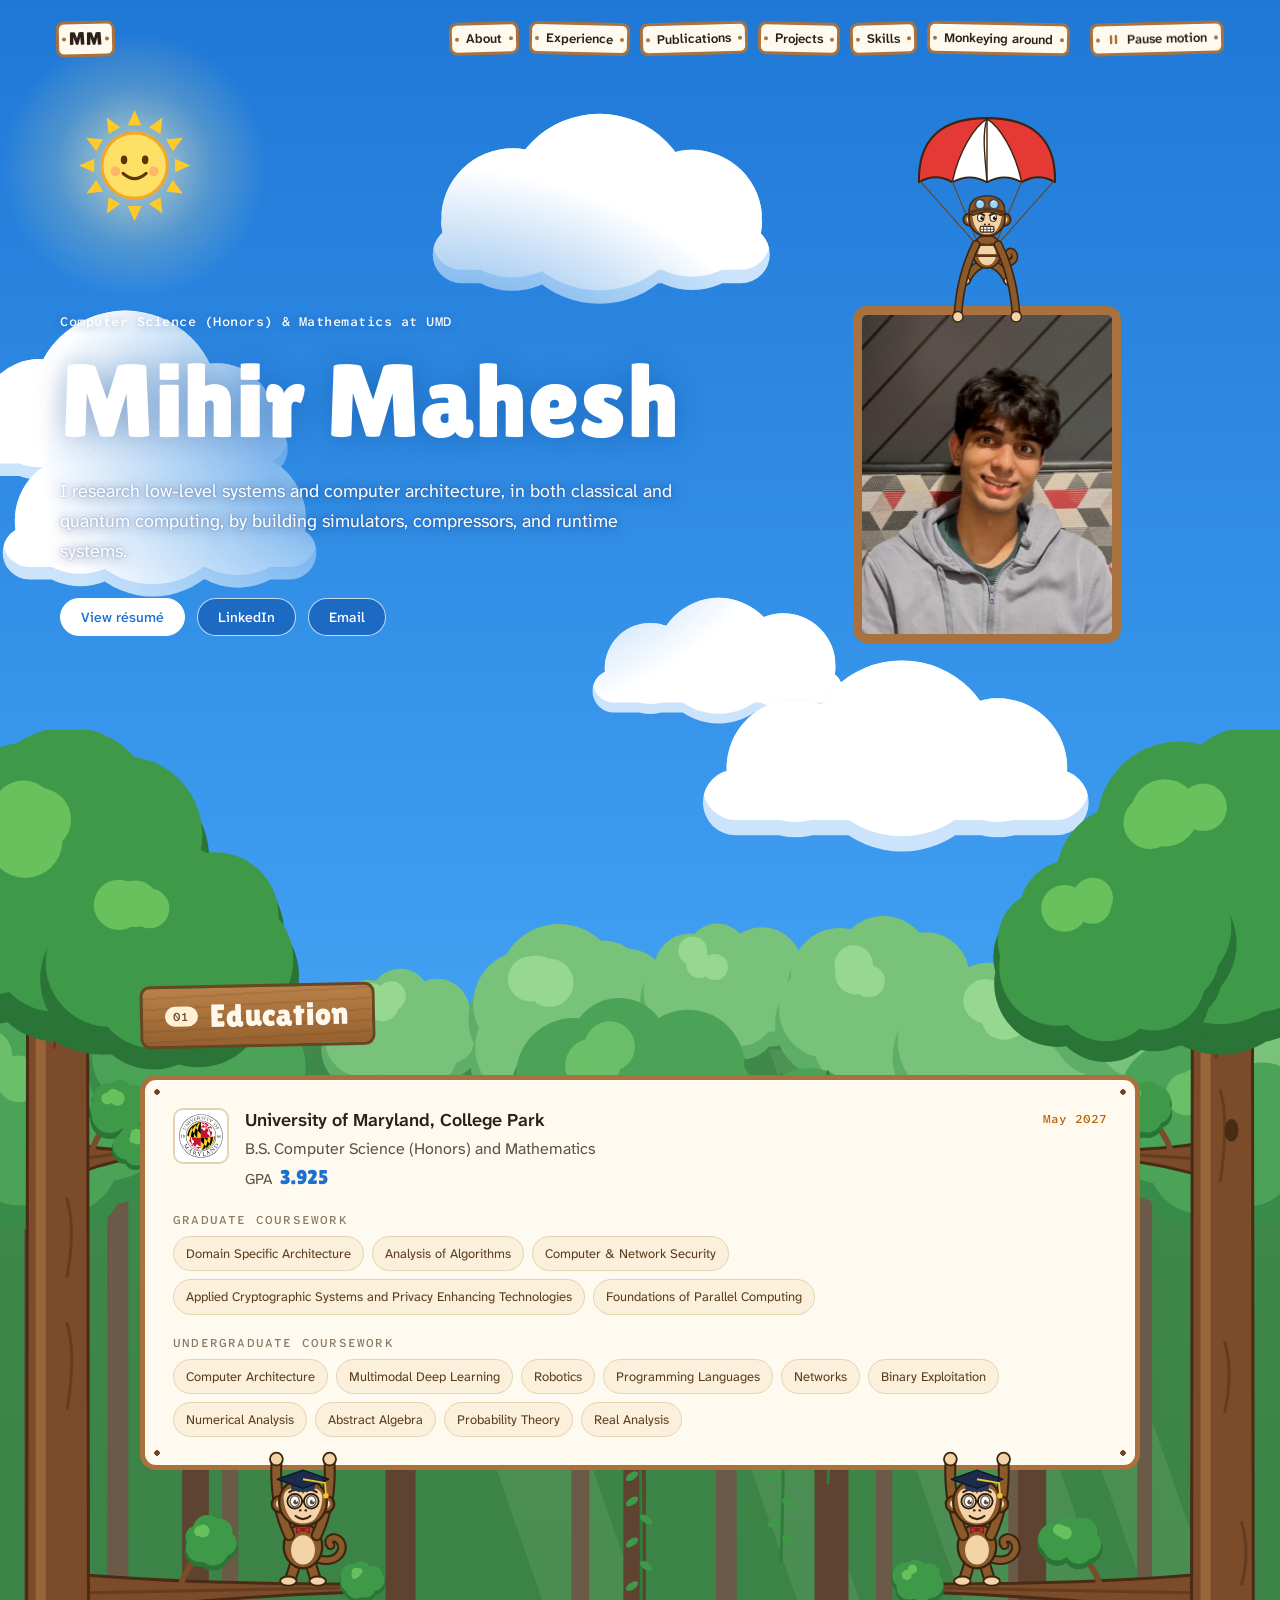
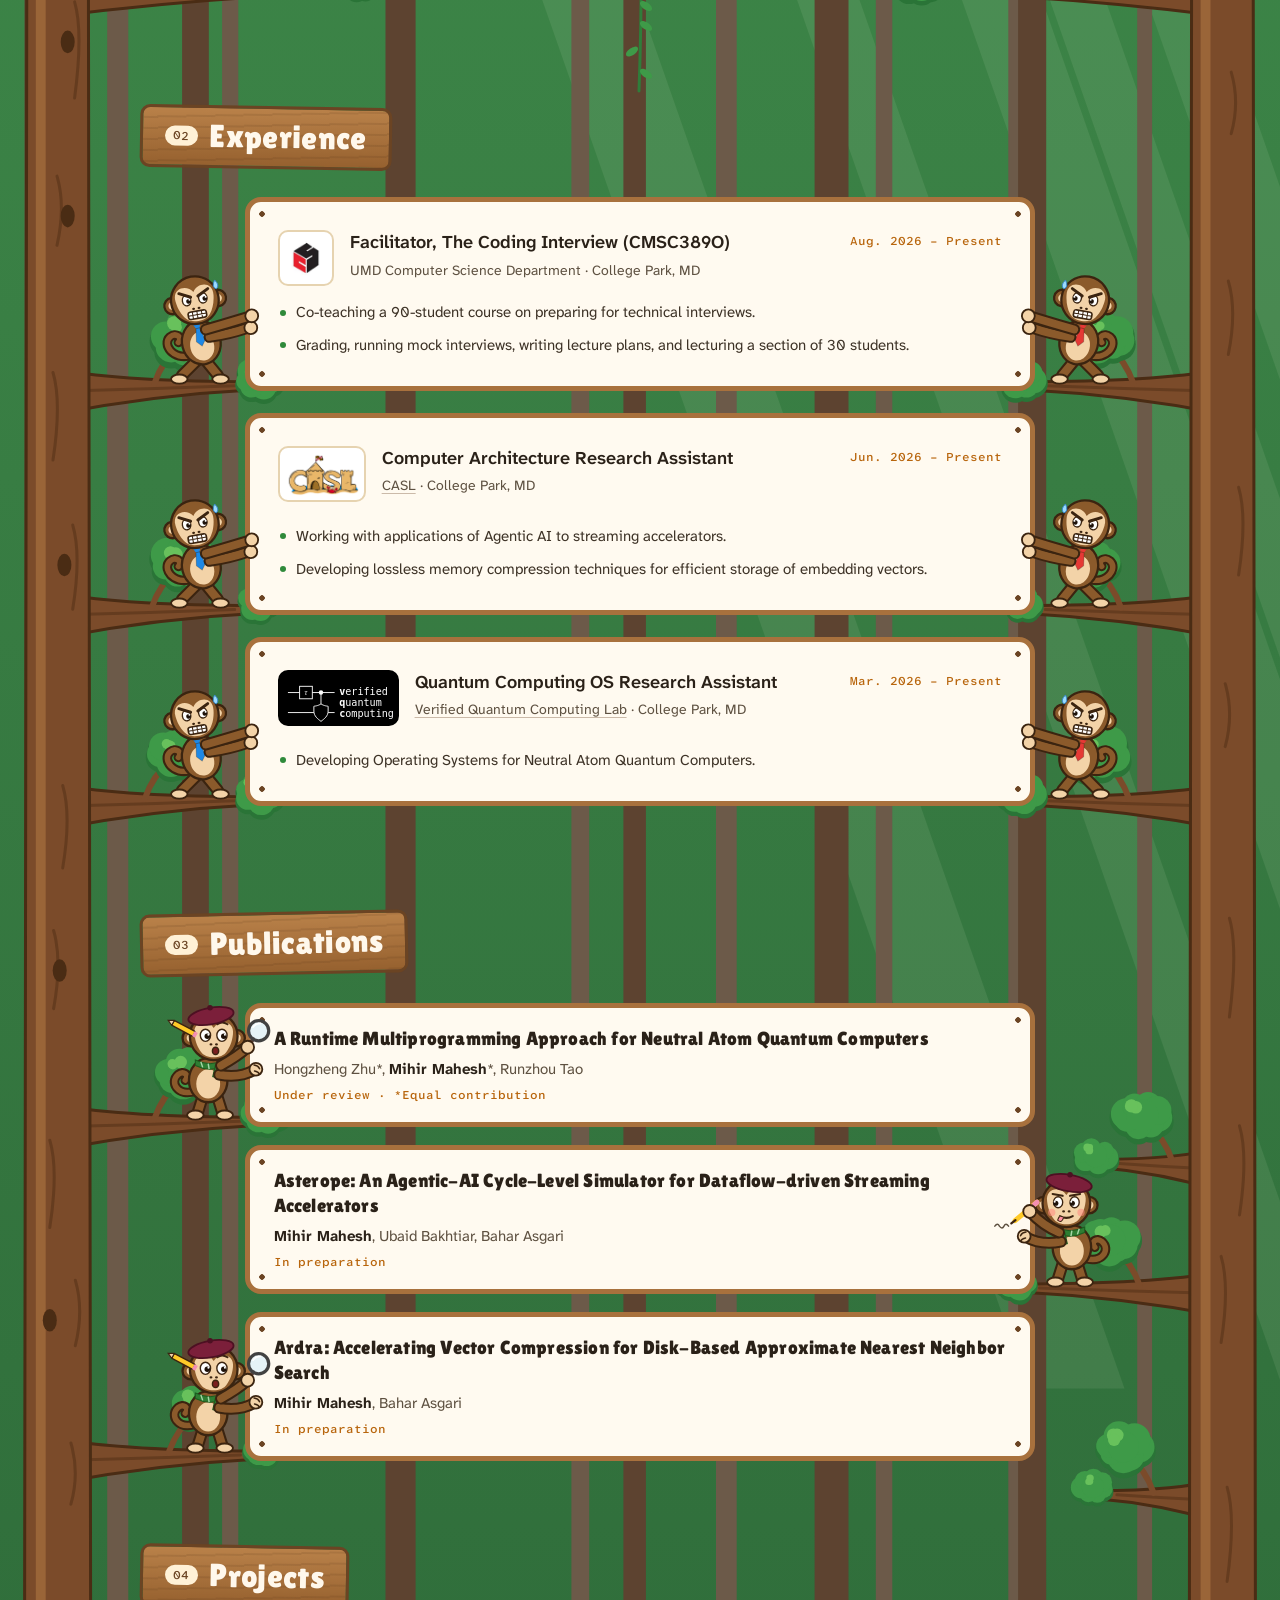
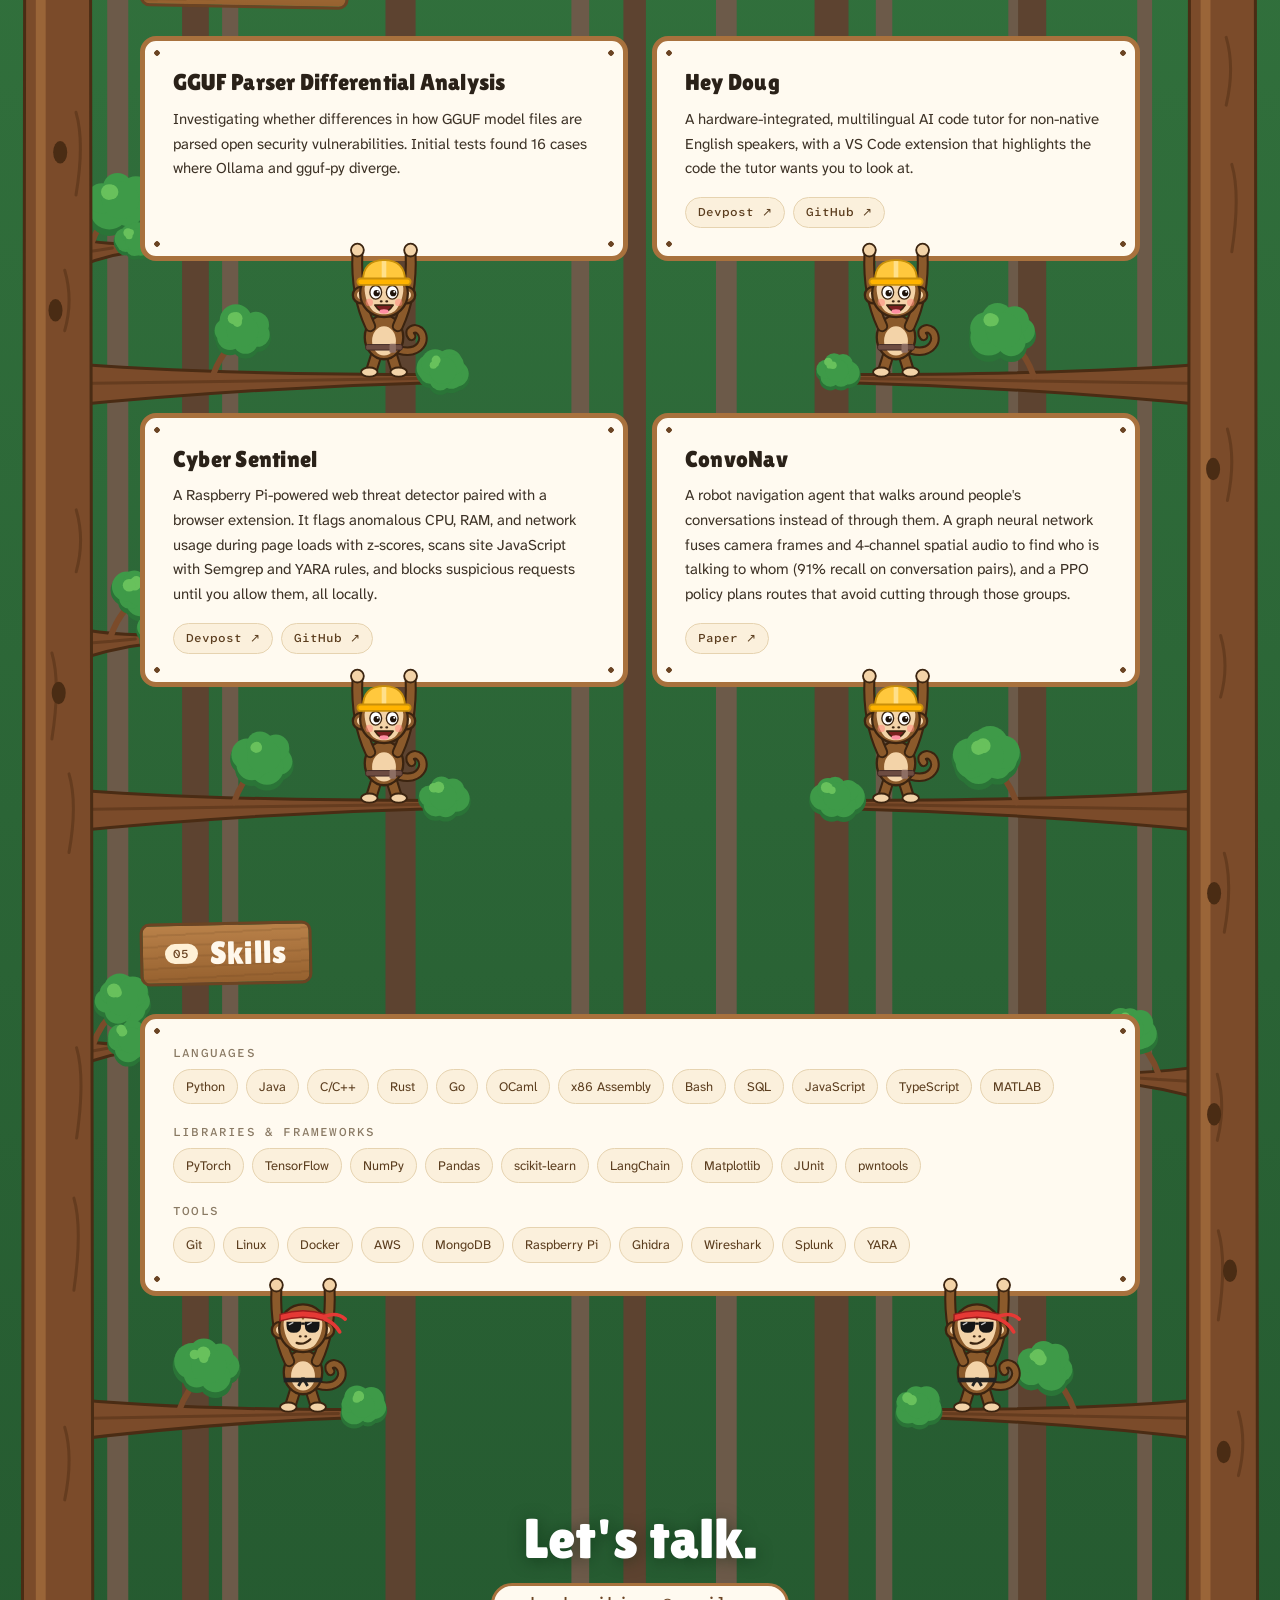
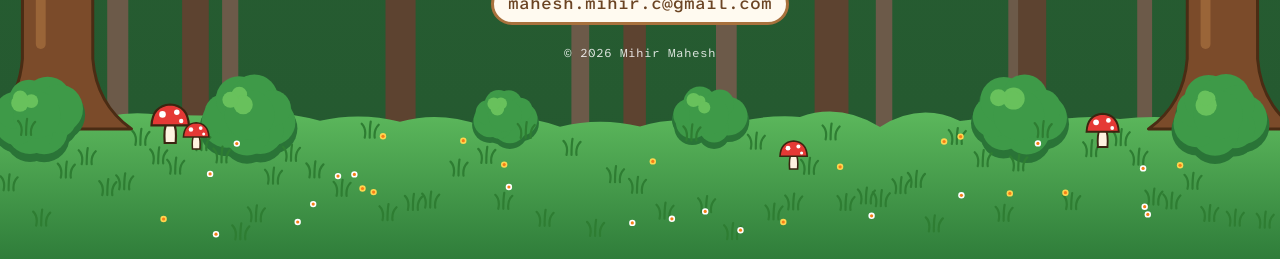
<file: index.html>
<!doctype html>
<html lang="en">
<head>
  <meta charset="utf-8" />
  <meta name="viewport" content="width=device-width, initial-scale=1" />
  <title>Mihir Mahesh</title>
  <meta name="description" content="Mihir Mahesh: Computer Science and Mathematics at the University of Maryland. Computer architecture, quantum systems, and security." />
  <meta name="theme-color" content="#1f78d6" />
  <link rel="icon" href="favicon.svg" type="image/svg+xml" />
  <link rel="icon" href="favicon-32.png" sizes="32x32" type="image/png" />
  <link rel="apple-touch-icon" href="apple-touch-icon.png" />
  <!-- Link previews (LinkedIn, iMessage, Slack...). Once the site is hosted, make og:image a full URL, e.g. https://yourdomain/og-image.png -->
  <meta property="og:type" content="website" />
  <meta property="og:title" content="Mihir Mahesh" />
  <meta property="og:description" content="Mihir Mahesh: Computer Science and Mathematics at the University of Maryland. Computer architecture, quantum systems, and security." />
  <meta property="og:image" content="og-image.png" />
  <meta property="og:image:width" content="1200" />
  <meta property="og:image:height" content="630" />
  <meta name="twitter:card" content="summary_large_image" />
  <link rel="preconnect" href="https://fonts.googleapis.com" />
  <link rel="preconnect" href="https://fonts.gstatic.com" crossorigin />
  <link href="https://fonts.googleapis.com/css2?family=Lilita+One&family=Atkinson+Hyperlegible+Next:wght@400;500;600;700&family=Atkinson+Hyperlegible+Mono:wght@400;500&display=swap" rel="stylesheet" />
  <link rel="stylesheet" href="styles.css" />
</head>
<body>
  <div class="night-sky" aria-hidden="true"></div>

  <header class="nav">
    <a class="plank brand" href="#top" data-initials></a>
    <nav>
      <a class="plank" href="#about">About</a>
      <a class="plank" href="#experience">Experience</a>
      <a class="plank" href="#publications">Publications</a>
      <a class="plank" href="#projects">Projects</a>
      <a class="plank" href="#skills">Skills</a>
      <a class="plank" href="monkeying-around.html">Monkeying around</a>
    </nav>
    <!-- A little wooden plank that freezes every animation on the page -->
    <button class="plank motion-toggle" type="button" aria-pressed="false">
      <svg class="mt-icon" viewBox="0 0 16 16" aria-hidden="true">
        <g class="mt-pause"><rect x="3.5" y="2.5" width="3" height="11" rx="1" /><rect x="9.5" y="2.5" width="3" height="11" rx="1" /></g>
        <path class="mt-play" d="M4.5 2.8v10.4a.8.8 0 0 0 1.2.7l8.2-5.2a.8.8 0 0 0 0-1.4L5.7 2.1a.8.8 0 0 0-1.2.7Z" />
      </svg>
      <span class="mt-label">Pause motion</span>
    </button>
  </header>

  <!-- Opening scene: open sky with drifting clouds (drawn by sky.js) -->
  <section class="scene" id="top">
    <!-- Click the sun to set it and raise the moon; click the moon to bring the day back -->
    <div class="celestial">
      <div class="orbit sun-orbit">
        <button class="sun" type="button" aria-label="Set the sun (switch to night)" title="Click to set the sun">
          <!-- The rays are their own layer so spinning them never repaints the face -->
          <span class="rays-wrap" aria-hidden="true"><svg viewBox="-60 -60 120 120"><g class="rays">
            <path d="M0 -58 L7 -42 L-7 -42Z M0 58 L7 42 L-7 42Z M-58 0 L-42 7 L-42 -7Z M58 0 L42 7 L42 -7Z" />
            <path d="M0 -58 L7 -42 L-7 -42Z M0 58 L7 42 L-7 42Z M-58 0 L-42 7 L-42 -7Z M58 0 L42 7 L42 -7Z" transform="rotate(30)" />
            <path d="M0 -58 L7 -42 L-7 -42Z M0 58 L7 42 L-7 42Z M-58 0 L-42 7 L-42 -7Z M58 0 L42 7 L42 -7Z" transform="rotate(60)" />
          </g></svg></span>
          <svg viewBox="-60 -60 120 120" aria-hidden="true">
            <circle class="core" r="34" />
            <g class="awake">
              <ellipse cx="-11" cy="-6" rx="3.4" ry="4.6" fill="#5a3600" />
              <ellipse cx="11" cy="-6" rx="3.4" ry="4.6" fill="#5a3600" />
              <path d="M-12 8 Q0 19 12 8" fill="none" stroke="#5a3600" stroke-width="3.2" stroke-linecap="round" />
            </g>
            <g class="sleepy">
              <path d="M-16 -5 Q-11 0 -6 -5 M6 -5 Q11 0 16 -5" fill="none" stroke="#5a2a00" stroke-width="3" stroke-linecap="round" />
              <ellipse cx="0" cy="12" rx="4" ry="5" fill="#5a2a00" />
            </g>
            <circle cx="-20" cy="6" r="5" fill="#ff8a65" opacity=".5" />
            <circle cx="20" cy="6" r="5" fill="#ff8a65" opacity=".5" />
          </svg>
        </button>
      </div>
      <div class="orbit moon-orbit">
        <button class="moon" type="button" aria-label="Raise the sun (switch to day)" title="Click to bring back the day">
          <svg viewBox="-60 -60 120 120" aria-hidden="true">
            <circle r="34" fill="#f7f2d8" stroke="#d6cb98" stroke-width="3" />
            <circle cx="14" cy="-16" r="6" fill="#e9dfb3" />
            <circle cx="20" cy="12" r="4" fill="#e9dfb3" />
            <circle cx="-18" cy="18" r="5" fill="#e9dfb3" />
            <path d="M-17 -4 Q-11 1 -5 -4 M5 -4 Q11 1 17 -4" fill="none" stroke="#6b5f3a" stroke-width="3" stroke-linecap="round" />
            <path d="M-6 10 Q0 15 6 10" fill="none" stroke="#6b5f3a" stroke-width="3" stroke-linecap="round" />
            <circle cx="-20" cy="6" r="4.5" fill="#f4a3a3" opacity=".5" />
            <circle cx="20" cy="6" r="4.5" fill="#f4a3a3" opacity=".5" />
          </svg>
          <span class="zzz" aria-hidden="true">z</span>
        </button>
      </div>
    </div>

    <!-- When this scrolls out of view the nav gets its background -->
    <span class="nav-sentinel" aria-hidden="true"></span>

    <div class="hero">
      <div class="scene-content">
        <p class="eyebrow" data-role></p>
        <h1 data-name></h1>
        <p class="lede" data-tagline></p>
        <div class="actions" data-links></div>
      </div>

      <!-- A parachuting monkey (added by forest.js) struggles to keep this photo aloft -->
      <div class="para">
        <figure class="photo-frame">
          <img data-photo alt="" width="1084" height="1358" />
        </figure>
      </div>
    </div>
  </section>

  <main>
    <section id="about" class="section">
      <h2 class="section-title"><span>01</span> Education</h2>
      <div class="edu card" data-education></div>
    </section>

    <section id="experience" class="section">
      <h2 class="section-title"><span>02</span> Experience</h2>
      <ol class="jobs" data-experience></ol>
    </section>

    <section id="publications" class="section">
      <h2 class="section-title"><span>03</span> Publications</h2>
      <div class="pubs" data-publications></div>
    </section>

    <section id="projects" class="section">
      <h2 class="section-title"><span>04</span> Projects</h2>
      <div class="projects" data-projects></div>
    </section>

    <section id="skills" class="section">
      <h2 class="section-title"><span>05</span> Skills</h2>
      <div class="skills card" data-skills></div>
    </section>
  </main>

  <!-- Closing scene: the forest floor (drawn by forest.js) -->
  <footer class="footer">
    <div class="footer-content">
      <p class="footer-cta">Let's talk.</p>
      <a class="footer-email" data-email></a>
      <p class="footer-note" data-copyright></p>
    </div>
  </footer>

  <script src="content.js"></script>
  <script src="main.js"></script>
  <script src="sky.js"></script>
  <script src="forest.js"></script>
</body>
</html>
</file>
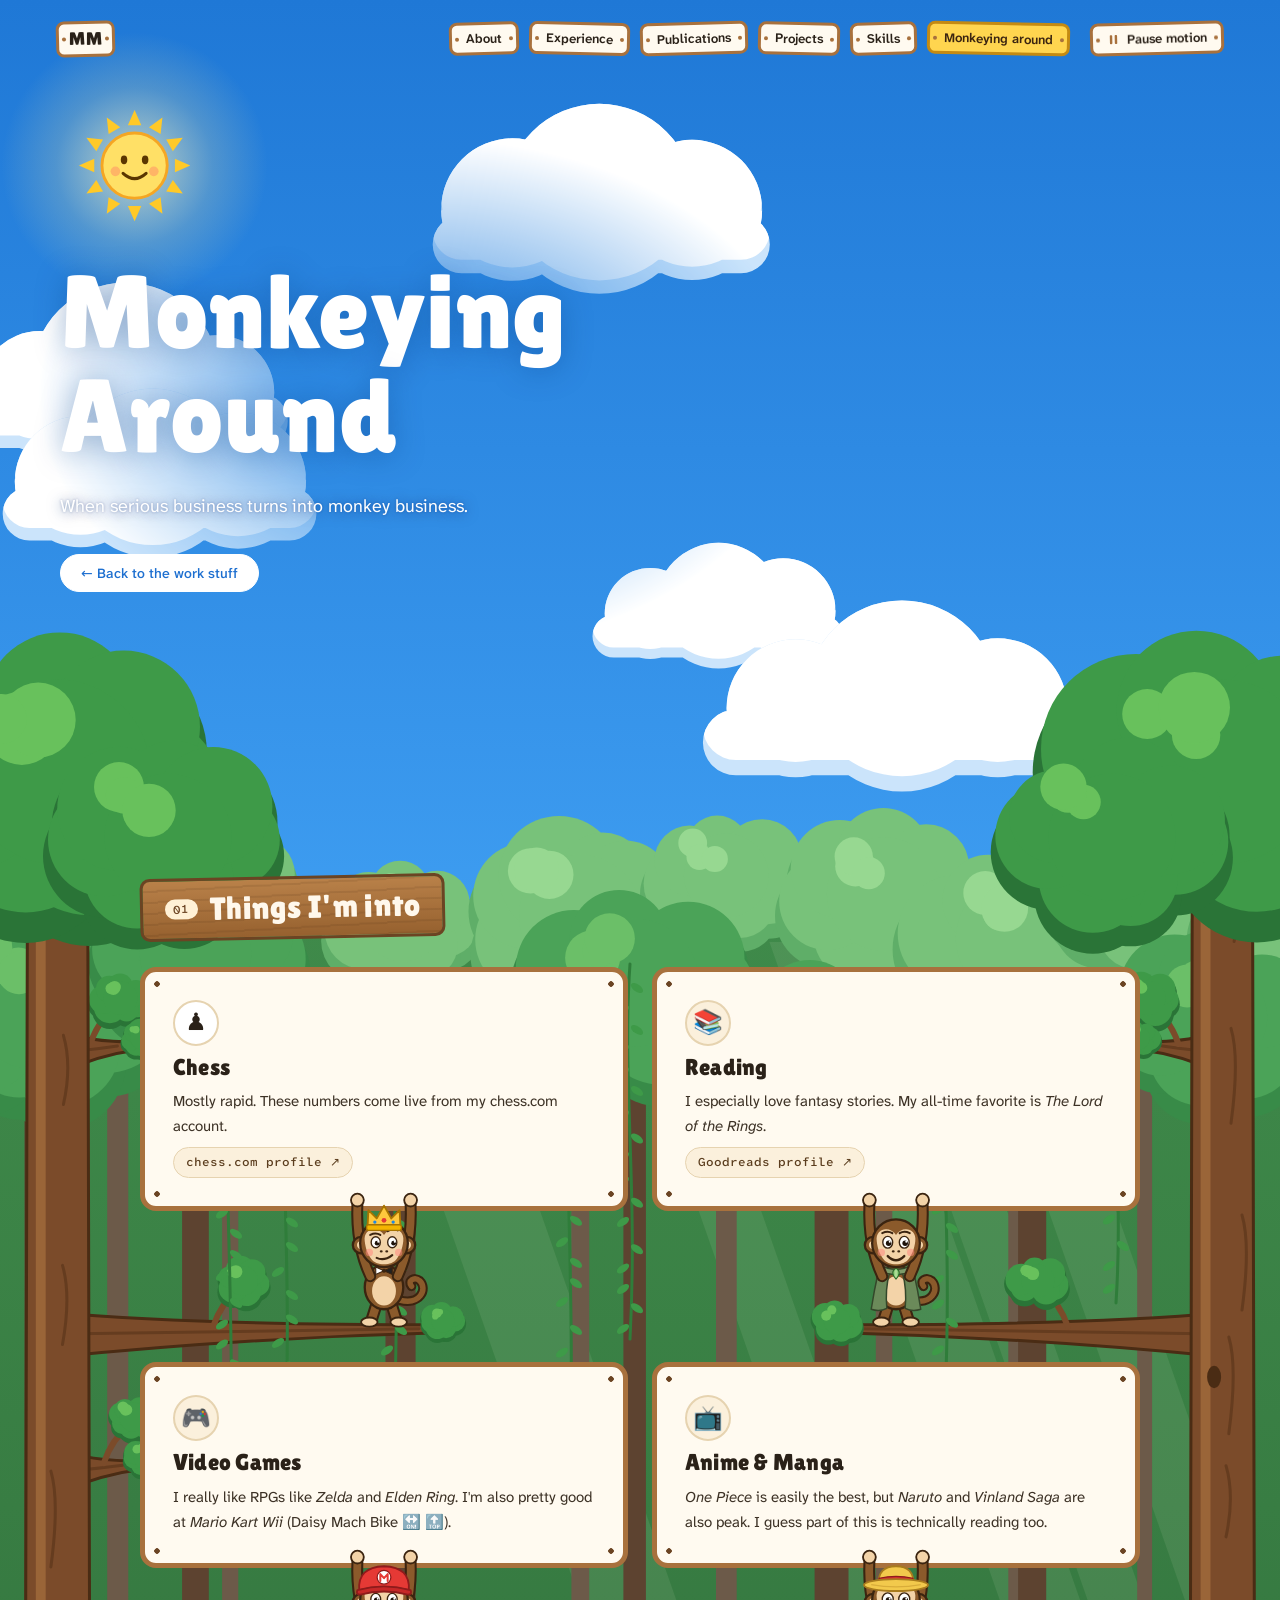
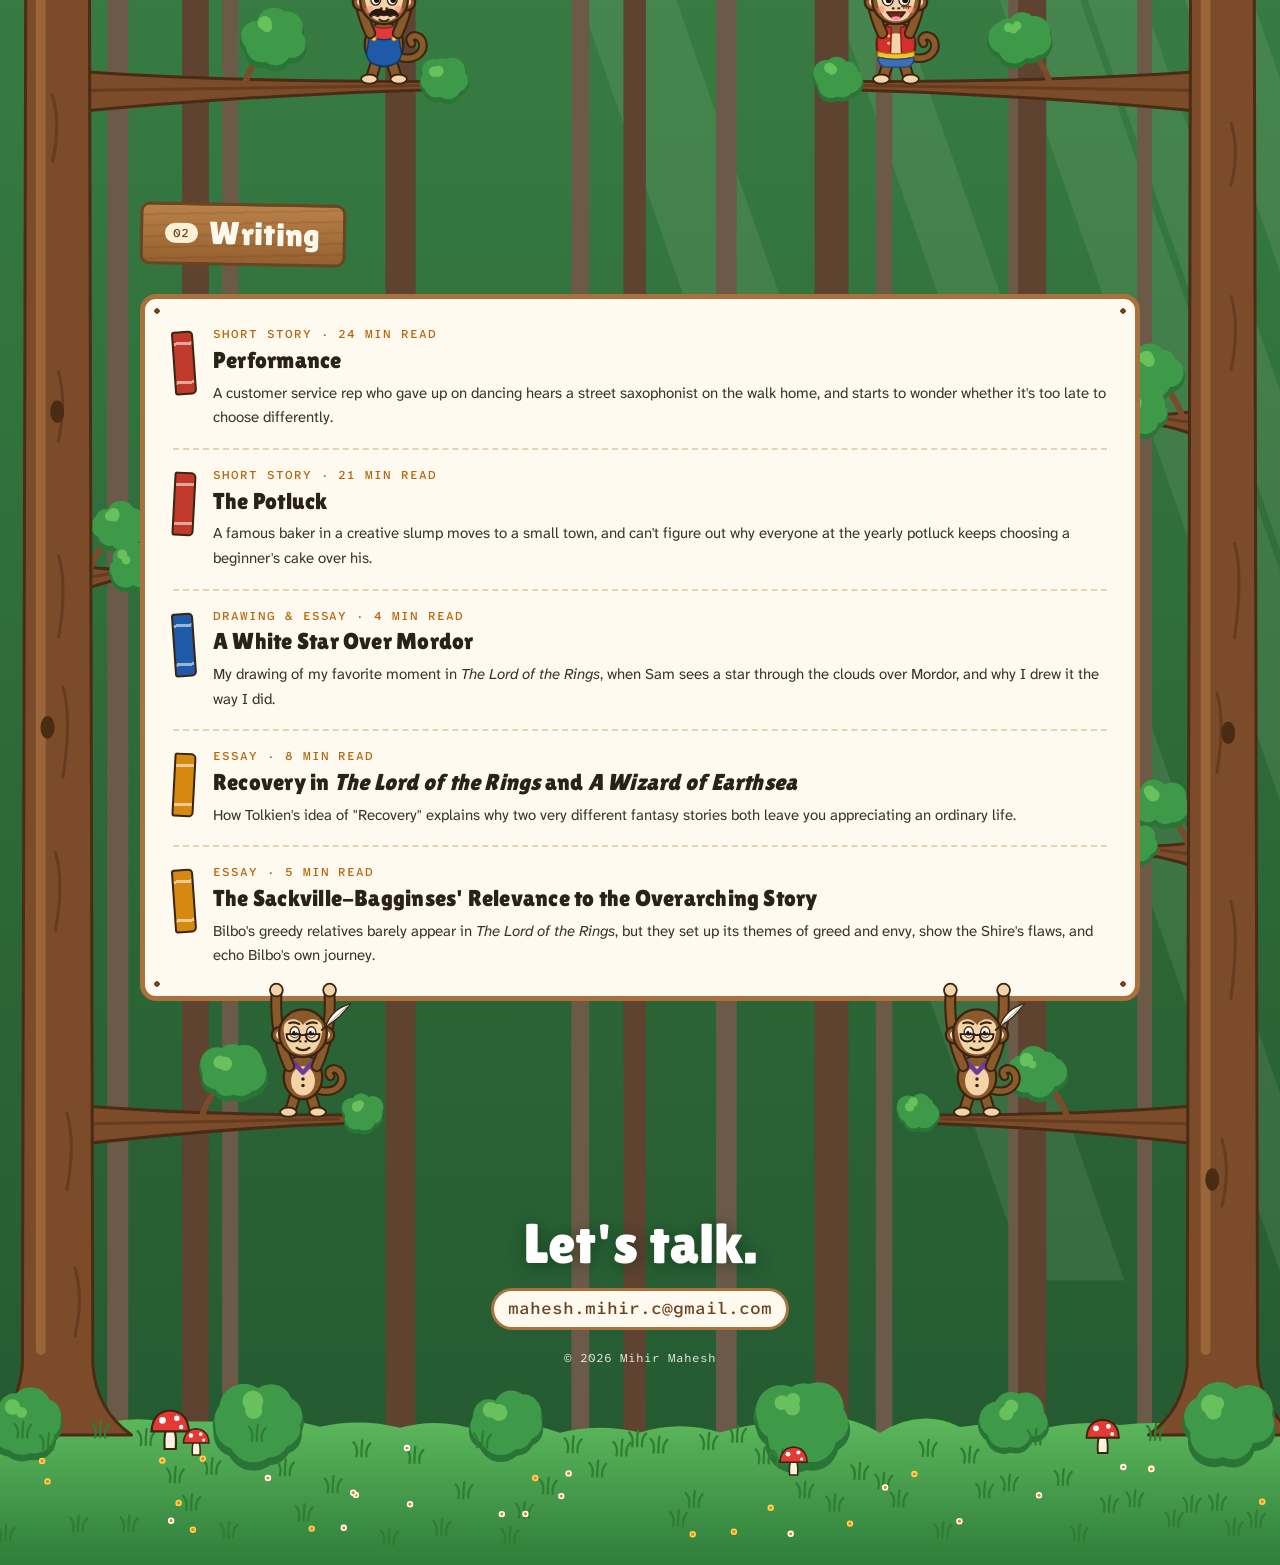
<file: monkeying-around.html>
<!doctype html>
<html lang="en">
<head>
  <meta charset="utf-8" />
  <meta name="viewport" content="width=device-width, initial-scale=1" />
  <title>Monkeying Around · Mihir Mahesh</title>
  <meta name="description" content="Mihir Mahesh outside of work: hobbies, interests, and what I am into lately." />
  <meta name="theme-color" content="#1f78d6" />
  <link rel="icon" href="favicon.svg" type="image/svg+xml" />
  <link rel="icon" href="favicon-32.png" sizes="32x32" type="image/png" />
  <link rel="apple-touch-icon" href="apple-touch-icon.png" />
  <!-- Link previews (LinkedIn, iMessage, Slack...). Once the site is hosted, make og:image a full URL, e.g. https://yourdomain/og-image.png -->
  <meta property="og:type" content="website" />
  <meta property="og:title" content="Monkeying Around · Mihir Mahesh" />
  <meta property="og:description" content="Mihir Mahesh outside of work: hobbies, interests, and what I am into lately." />
  <meta property="og:image" content="og-image.png" />
  <meta property="og:image:width" content="1200" />
  <meta property="og:image:height" content="630" />
  <meta name="twitter:card" content="summary_large_image" />
  <link rel="preconnect" href="https://fonts.googleapis.com" />
  <link rel="preconnect" href="https://fonts.gstatic.com" crossorigin />
  <link href="https://fonts.googleapis.com/css2?family=Lilita+One&family=Atkinson+Hyperlegible+Next:wght@400;500;600;700&family=Atkinson+Hyperlegible+Mono:wght@400;500&display=swap" rel="stylesheet" />
  <link rel="stylesheet" href="styles.css" />
</head>
<body>
  <div class="night-sky" aria-hidden="true"></div>

  <header class="nav">
    <a class="plank brand" href="index.html#top" data-initials></a>
    <nav>
      <a class="plank" href="index.html#about">About</a>
      <a class="plank" href="index.html#experience">Experience</a>
      <a class="plank" href="index.html#publications">Publications</a>
      <a class="plank" href="index.html#projects">Projects</a>
      <a class="plank" href="index.html#skills">Skills</a>
      <a class="plank" href="monkeying-around.html" aria-current="page">Monkeying around</a>
    </nav>
    <!-- A little wooden plank that freezes every animation on the page -->
    <button class="plank motion-toggle" type="button" aria-pressed="false">
      <svg class="mt-icon" viewBox="0 0 16 16" aria-hidden="true">
        <g class="mt-pause"><rect x="3.5" y="2.5" width="3" height="11" rx="1" /><rect x="9.5" y="2.5" width="3" height="11" rx="1" /></g>
        <path class="mt-play" d="M4.5 2.8v10.4a.8.8 0 0 0 1.2.7l8.2-5.2a.8.8 0 0 0 0-1.4L5.7 2.1a.8.8 0 0 0-1.2.7Z" />
      </svg>
      <span class="mt-label">Pause motion</span>
    </button>
  </header>

  <!-- Opening scene: the same sky as the main page, without the photo -->
  <section class="scene scene-sub" id="top">
    <div class="celestial">
      <div class="orbit sun-orbit">
        <button class="sun" type="button" aria-label="Set the sun (switch to night)" title="Click to set the sun">
          <!-- The rays are their own layer so spinning them never repaints the face -->
          <span class="rays-wrap" aria-hidden="true"><svg viewBox="-60 -60 120 120"><g class="rays">
            <path d="M0 -58 L7 -42 L-7 -42Z M0 58 L7 42 L-7 42Z M-58 0 L-42 7 L-42 -7Z M58 0 L42 7 L42 -7Z" />
            <path d="M0 -58 L7 -42 L-7 -42Z M0 58 L7 42 L-7 42Z M-58 0 L-42 7 L-42 -7Z M58 0 L42 7 L42 -7Z" transform="rotate(30)" />
            <path d="M0 -58 L7 -42 L-7 -42Z M0 58 L7 42 L-7 42Z M-58 0 L-42 7 L-42 -7Z M58 0 L42 7 L42 -7Z" transform="rotate(60)" />
          </g></svg></span>
          <svg viewBox="-60 -60 120 120" aria-hidden="true">
            <circle class="core" r="34" />
            <g class="awake">
              <ellipse cx="-11" cy="-6" rx="3.4" ry="4.6" fill="#5a3600" />
              <ellipse cx="11" cy="-6" rx="3.4" ry="4.6" fill="#5a3600" />
              <path d="M-12 8 Q0 19 12 8" fill="none" stroke="#5a3600" stroke-width="3.2" stroke-linecap="round" />
            </g>
            <g class="sleepy">
              <path d="M-16 -5 Q-11 0 -6 -5 M6 -5 Q11 0 16 -5" fill="none" stroke="#5a2a00" stroke-width="3" stroke-linecap="round" />
              <ellipse cx="0" cy="12" rx="4" ry="5" fill="#5a2a00" />
            </g>
            <circle cx="-20" cy="6" r="5" fill="#ff8a65" opacity=".5" />
            <circle cx="20" cy="6" r="5" fill="#ff8a65" opacity=".5" />
          </svg>
        </button>
      </div>
      <div class="orbit moon-orbit">
        <button class="moon" type="button" aria-label="Raise the sun (switch to day)" title="Click to bring back the day">
          <svg viewBox="-60 -60 120 120" aria-hidden="true">
            <circle r="34" fill="#f7f2d8" stroke="#d6cb98" stroke-width="3" />
            <circle cx="14" cy="-16" r="6" fill="#e9dfb3" />
            <circle cx="20" cy="12" r="4" fill="#e9dfb3" />
            <circle cx="-18" cy="18" r="5" fill="#e9dfb3" />
            <path d="M-17 -4 Q-11 1 -5 -4 M5 -4 Q11 1 17 -4" fill="none" stroke="#6b5f3a" stroke-width="3" stroke-linecap="round" />
            <path d="M-6 10 Q0 15 6 10" fill="none" stroke="#6b5f3a" stroke-width="3" stroke-linecap="round" />
            <circle cx="-20" cy="6" r="4.5" fill="#f4a3a3" opacity=".5" />
            <circle cx="20" cy="6" r="4.5" fill="#f4a3a3" opacity=".5" />
          </svg>
          <span class="zzz" aria-hidden="true">z</span>
        </button>
      </div>
    </div>

    <!-- When this scrolls out of view the nav gets its background -->
    <span class="nav-sentinel" aria-hidden="true"></span>

    <div class="hero">
      <div class="scene-content">
        <h1>Monkeying Around</h1>
        <p class="lede" data-fun-tagline></p>
        <div class="actions"><a class="btn btn-primary" href="index.html">← Back to the work stuff</a></div>
      </div>
    </div>
  </section>

  <main>
    <section id="into" class="section">
      <h2 class="section-title"><span>01</span> Things I'm into</h2>
      <div class="hobbies" data-fun-hobbies></div>
    </section>

    <section id="writing" class="section">
      <h2 class="section-title"><span>02</span> Writing</h2>
      <div class="shelf-sign card" data-fun-writing></div>
    </section>

  </main>

  <!-- Closing scene: the forest floor (drawn by forest.js) -->
  <footer class="footer">
    <div class="footer-content">
      <p class="footer-cta">Let's talk.</p>
      <a class="footer-email" data-email></a>
      <p class="footer-note" data-copyright></p>
    </div>
  </footer>

  <script src="content.js"></script>
  <script src="main.js"></script>
  <script src="sky.js"></script>
  <script src="forest.js"></script>
</body>
</html>
</file>
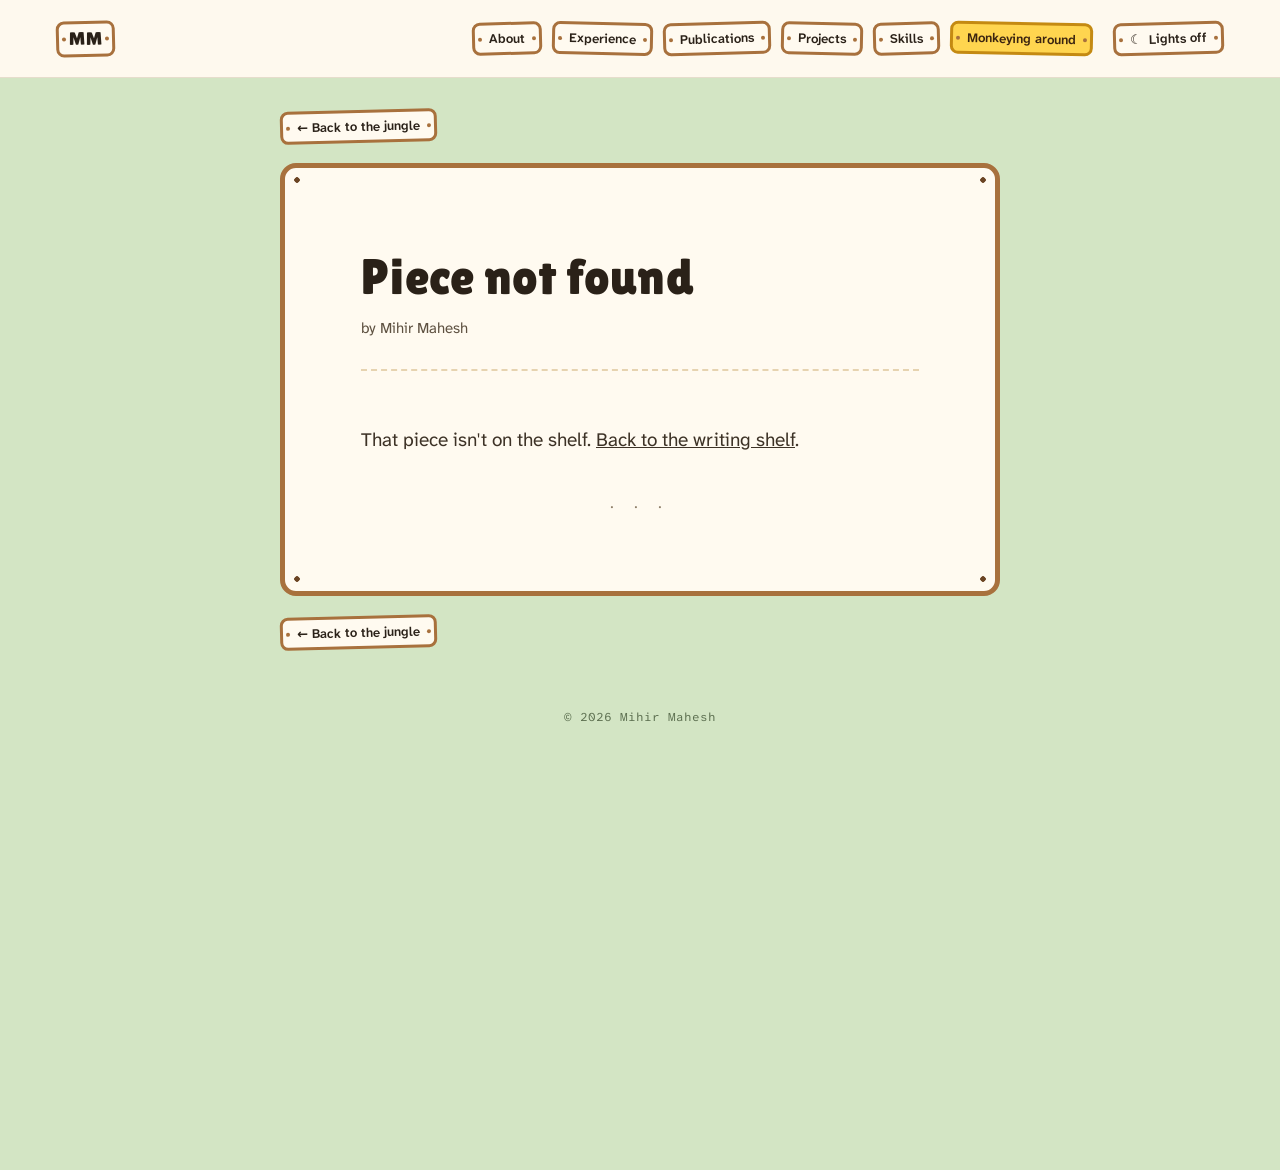
<file: read.html>
<!doctype html>
<html lang="en">
<head>
  <meta charset="utf-8" />
  <meta name="viewport" content="width=device-width, initial-scale=1" />
  <title>Writing · Mihir Mahesh</title>
  <meta name="description" content="Fiction and essays by Mihir Mahesh." />
  <meta name="theme-color" content="#1f78d6" />
  <link rel="icon" href="favicon.svg" type="image/svg+xml" />
  <link rel="icon" href="favicon-32.png" sizes="32x32" type="image/png" />
  <link rel="apple-touch-icon" href="apple-touch-icon.png" />
  <!-- Link previews (LinkedIn, iMessage, Slack...). Once the site is hosted, make og:image a full URL, e.g. https://yourdomain/og-image.png -->
  <meta property="og:type" content="website" />
  <meta property="og:title" content="Writing · Mihir Mahesh" />
  <meta property="og:description" content="Fiction and essays by Mihir Mahesh." />
  <meta property="og:image" content="og-image.png" />
  <meta property="og:image:width" content="1200" />
  <meta property="og:image:height" content="630" />
  <meta name="twitter:card" content="summary_large_image" />
  <link rel="preconnect" href="https://fonts.googleapis.com" />
  <link rel="preconnect" href="https://fonts.gstatic.com" crossorigin />
  <link href="https://fonts.googleapis.com/css2?family=Lilita+One&family=Atkinson+Hyperlegible+Next:wght@400;500;600;700&family=Atkinson+Hyperlegible+Mono:wght@400;500&display=swap" rel="stylesheet" />
  <link rel="stylesheet" href="styles.css" />
</head>
<body class="reading">
  <div class="night-sky" aria-hidden="true"></div>

  <header class="nav scrolled">
    <a class="plank brand" href="index.html#top" data-initials></a>
    <nav>
      <a class="plank" href="index.html#about">About</a>
      <a class="plank" href="index.html#experience">Experience</a>
      <a class="plank" href="index.html#publications">Publications</a>
      <a class="plank" href="index.html#projects">Projects</a>
      <a class="plank" href="index.html#skills">Skills</a>
      <a class="plank" href="monkeying-around.html" aria-current="page">Monkeying around</a>
    </nav>
    <!-- No sky on this page, so day/night is a plank of its own -->
    <button class="plank lights-toggle" type="button" aria-pressed="false">
      <span class="lt-icon" aria-hidden="true">☾</span> <span class="lt-label">Lights off</span>
    </button>
  </header>

  <!-- A quiet page for reading: one sheet of paper, no animation -->
  <main class="reader">
    <a class="plank back-plank" href="monkeying-around.html#writing">← Back to the jungle</a>
    <article class="card paper">
      <p class="piece-kind" data-piece-kind></p>
      <h1 class="piece-title" data-piece-title>Loading…</h1>
      <p class="piece-byline">by <span data-name></span></p>
      <div class="piece-body" data-piece-body></div>
      <p class="piece-end" aria-hidden="true">· · ·</p>
    </article>
    <a class="plank back-plank" href="monkeying-around.html#writing">← Back to the jungle</a>
  </main>

  <footer class="reader-footer">
    <p class="footer-note" data-copyright></p>
  </footer>

  <script src="content.js"></script>
  <script src="main.js"></script>
  <script src="read.js"></script>
</body>
</html>
</file>
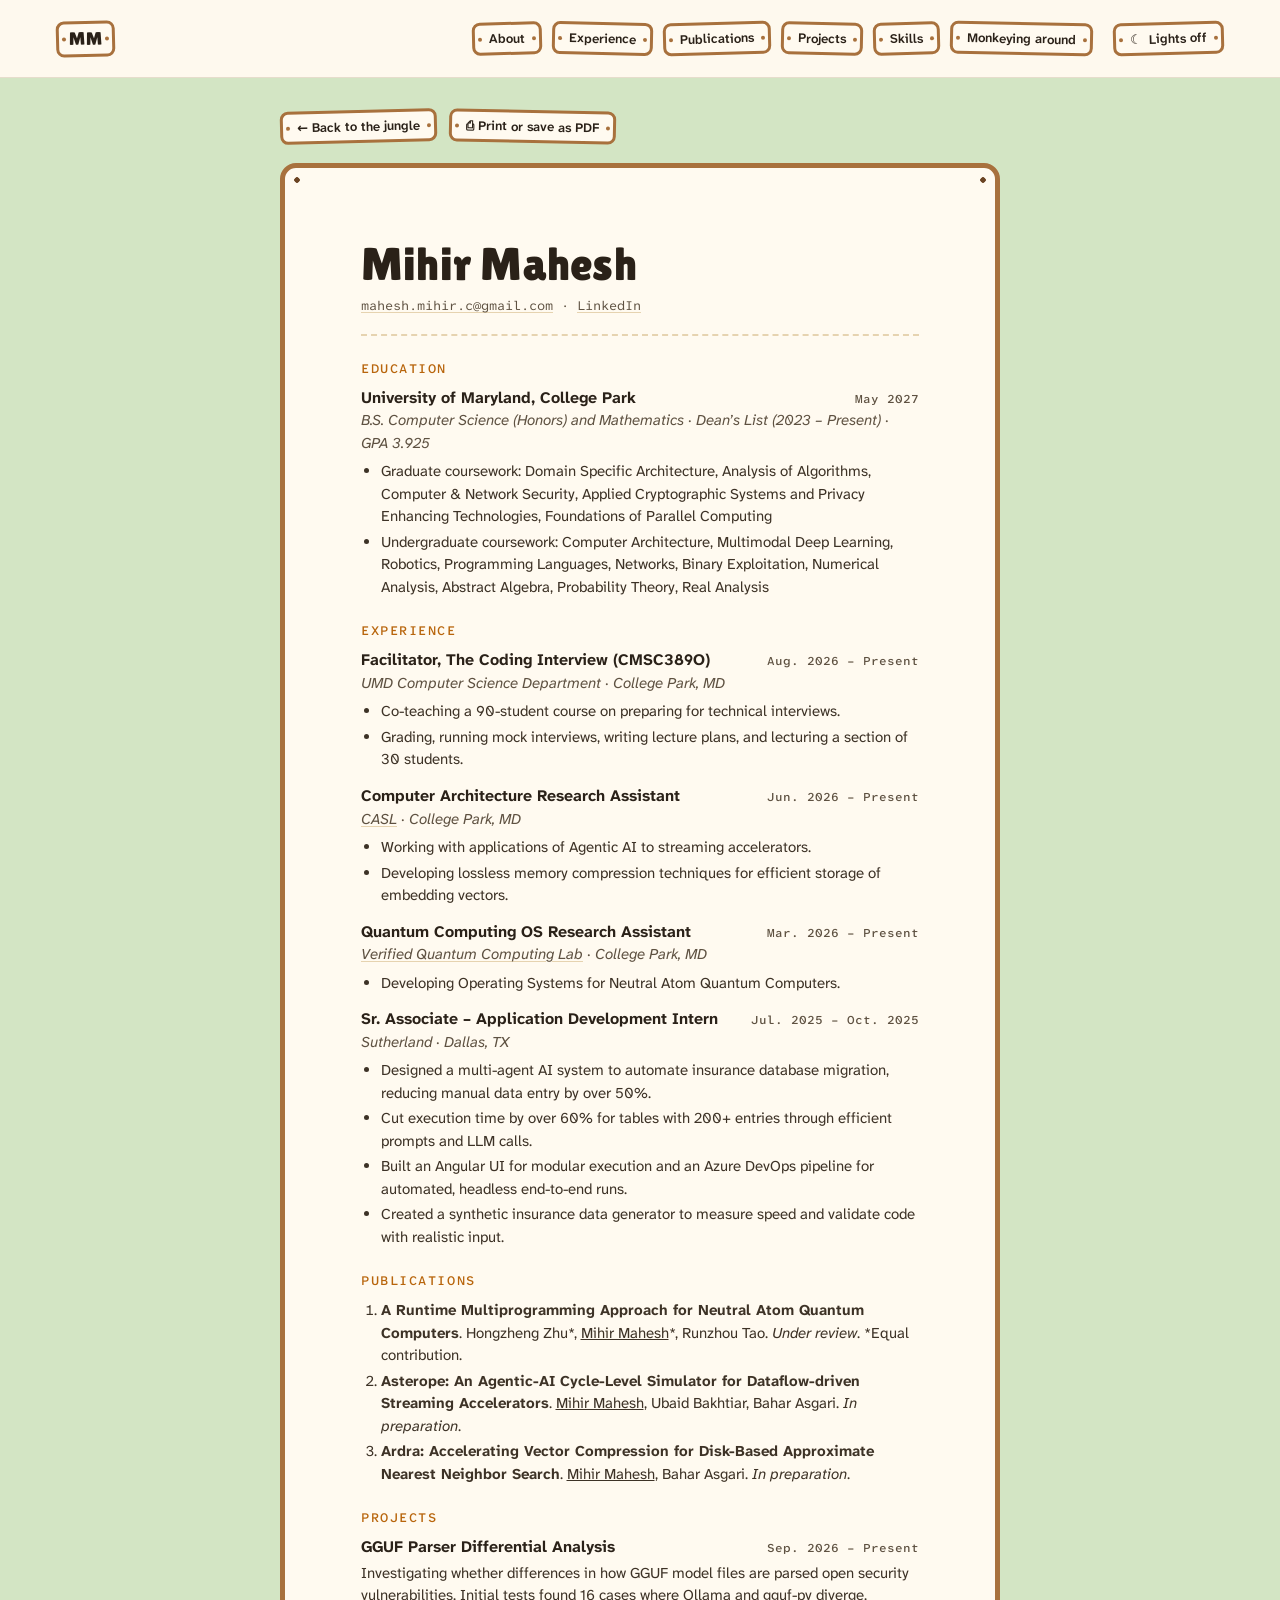
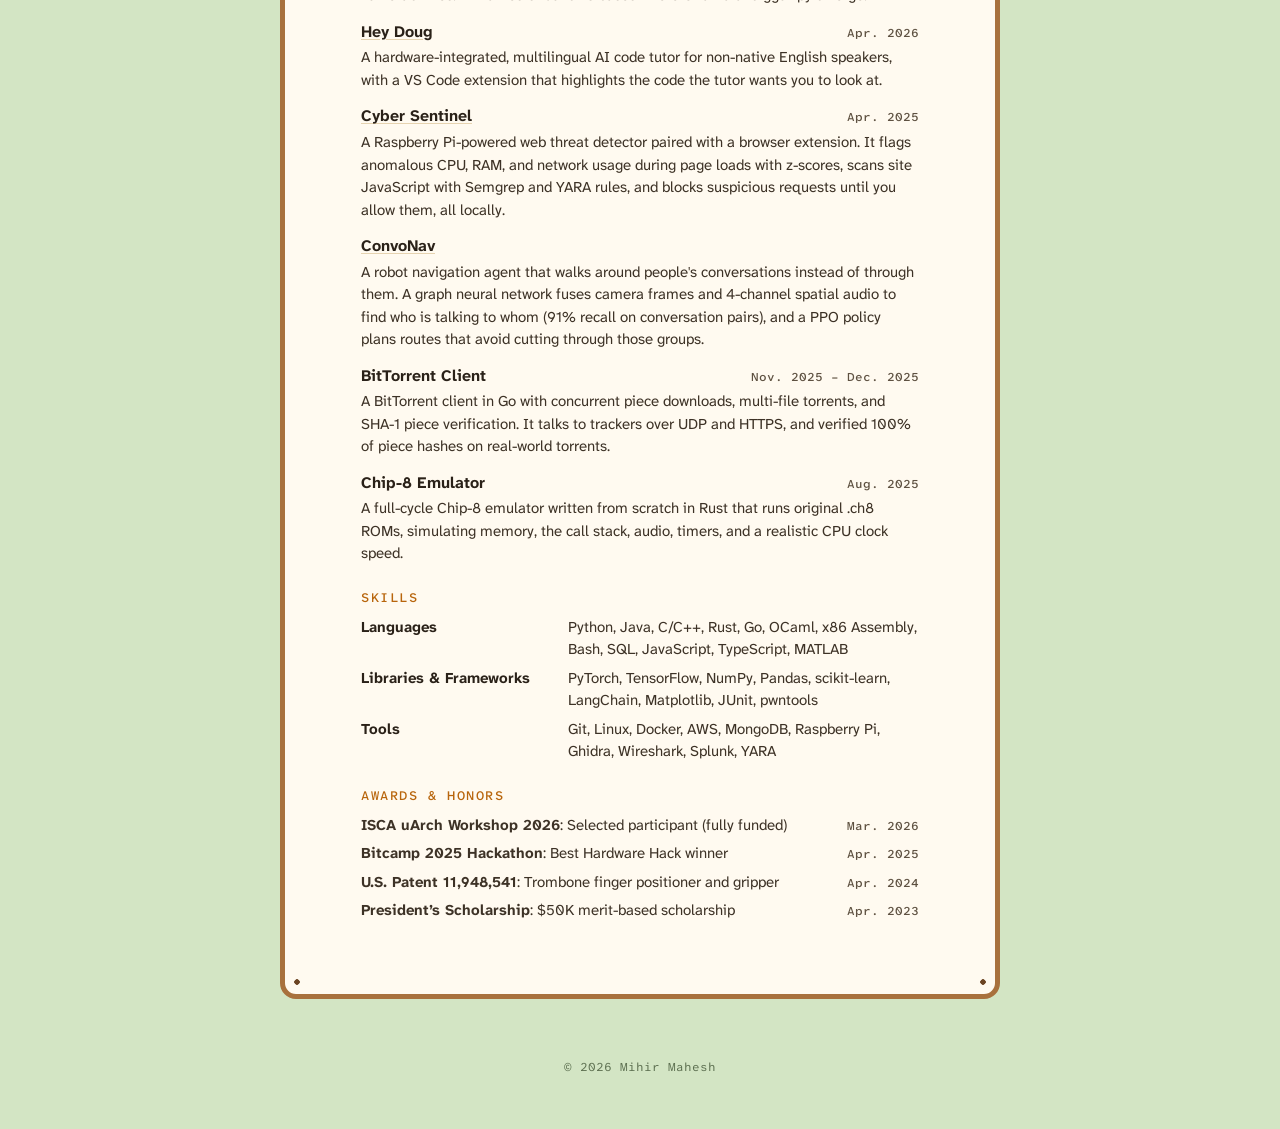
<file: resume.html>
<!doctype html>
<html lang="en">
<head>
  <meta charset="utf-8" />
  <meta name="viewport" content="width=device-width, initial-scale=1" />
  <title>Résumé · Mihir Mahesh</title>
  <meta name="description" content="Résumé of Mihir Mahesh: Computer Science (Honors) and Mathematics at the University of Maryland." />
  <meta name="theme-color" content="#1f78d6" />
  <link rel="icon" href="favicon.svg" type="image/svg+xml" />
  <link rel="icon" href="favicon-32.png" sizes="32x32" type="image/png" />
  <link rel="apple-touch-icon" href="apple-touch-icon.png" />
  <!-- Link previews (LinkedIn, iMessage, Slack...). Once the site is hosted, make og:image a full URL, e.g. https://yourdomain/og-image.png -->
  <meta property="og:type" content="website" />
  <meta property="og:title" content="Résumé · Mihir Mahesh" />
  <meta property="og:description" content="Résumé of Mihir Mahesh: Computer Science (Honors) and Mathematics at the University of Maryland." />
  <meta property="og:image" content="og-image.png" />
  <meta property="og:image:width" content="1200" />
  <meta property="og:image:height" content="630" />
  <meta name="twitter:card" content="summary_large_image" />
  <link rel="preconnect" href="https://fonts.googleapis.com" />
  <link rel="preconnect" href="https://fonts.gstatic.com" crossorigin />
  <link href="https://fonts.googleapis.com/css2?family=Lilita+One&family=Atkinson+Hyperlegible+Next:wght@400;500;600;700&family=Atkinson+Hyperlegible+Mono:wght@400;500&display=swap" rel="stylesheet" />
  <link rel="stylesheet" href="styles.css" />
</head>
<body class="reading">
  <div class="night-sky" aria-hidden="true"></div>

  <header class="nav scrolled">
    <a class="plank brand" href="index.html#top" data-initials></a>
    <nav>
      <a class="plank" href="index.html#about">About</a>
      <a class="plank" href="index.html#experience">Experience</a>
      <a class="plank" href="index.html#publications">Publications</a>
      <a class="plank" href="index.html#projects">Projects</a>
      <a class="plank" href="index.html#skills">Skills</a>
      <a class="plank" href="monkeying-around.html">Monkeying around</a>
    </nav>
    <button class="plank lights-toggle" type="button" aria-pressed="false">
      <span class="lt-icon" aria-hidden="true">☾</span> <span class="lt-label">Lights off</span>
    </button>
  </header>

  <!-- The whole résumé on one sheet, built from content.js. Prints cleanly to PDF. -->
  <main class="reader">
    <div class="resume-actions">
      <a class="plank back-plank" href="index.html#top">← Back to the jungle</a>
      <button class="plank print-plank" type="button">⎙ Print or save as PDF</button>
    </div>
    <article class="card paper resume" data-resume></article>
  </main>

  <footer class="reader-footer">
    <p class="footer-note" data-copyright></p>
  </footer>

  <script src="content.js"></script>
  <script src="main.js"></script>
  <script src="resume.js"></script>
</body>
</html>
</file>
<file: styles.css>
/* Cartoon jungle: blue sky, a forest of signs, and the monkeys holding them */
:root {
  --sky-top: #1f78d6;
  --sky-mid: #3d9cf0;
  --sky-low: #5cb2f5;

  --cream: #fffaf0;
  --wood: #a8713d;
  --wood-dark: #6b4423;
  --line: rgba(107, 68, 35, 0.16);

  --text: #2a2118;
  --muted: #5e5141;
  --faint: #8a7a64;

  --blue: #1d6fd0;
  --green: #2f8a3a;
  --sun: #b8650c;

  /* Sign colours (swapped for dimmer ones at night) */
  --body-copy: #3d3226;
  --chip-bg: #fbf0dc;
  --chip-line: #e6d3b0;
  --chip-text: #5b3d1e;
  --badge-bg: #fff;

  /* Monkey size and colours */
  --m: clamp(72px, 8.6vw, 124px);
  --fur: #8b5a2b;
  --face: #f3d3a8;
  --ink: #3b2410;

  --radius: 16px;
  --sky-time: 2.4s;

  /* Lilita One reads like painted signage; Atkinson Hyperlegible was designed
     for legibility (by the Braille Institute) and has a matching mono */
  --display: "Lilita One", "Arial Rounded MT Bold", system-ui, sans-serif;
  --sans: "Atkinson Hyperlegible Next", system-ui, -apple-system, sans-serif;
  --mono: "Atkinson Hyperlegible Mono", ui-monospace, monospace;
}

* { box-sizing: border-box; }

html { scroll-behavior: smooth; scroll-padding-top: 80px; background: var(--sky-top); }

body {
  position: relative;
  margin: 0;
  min-height: 100vh;
  background: linear-gradient(180deg, var(--sky-top) 0, var(--sky-mid) 100vh, var(--sky-low) 170vh, var(--sky-low) 100%);
  color: var(--text);
  font: 400 16px/1.65 var(--sans);
  -webkit-font-smoothing: antialiased;
  overflow-x: hidden;
}

a { color: inherit; }

::selection { background: rgba(29, 111, 208, 0.22); }

/* Night: signs become dark boards with soft, light writing */
body.night {
  --cream: #2e271f;
  --wood: #6e4a2b;
  --wood-dark: #4a2f19;
  --text: #ece1cd;
  --muted: #b8a990;
  --faint: #8e8170;
  --body-copy: #d8cbb4;
  --blue: #8db8f2;
  --sun: #e2a560;
  --chip-bg: #3a3128;
  --chip-line: #54463a;
  --chip-text: #e1d1b5;
  --badge-bg: #e9e2d4;
  --line: rgba(236, 225, 205, 0.12);
}
.card, .card :is(h3, p, li, span, strong, a), .chip, .logo, .footer-email {
  transition: background-color var(--sky-time) ease 0.3s, color var(--sky-time) ease 0.3s, border-color var(--sky-time) ease 0.3s;
}
body.night .section-title { filter: brightness(0.72); }
body.night .org-link { text-decoration-color: rgba(236, 225, 205, 0.3); }
body.night .footer-email { color: var(--text); }

/* Used when restoring a saved day/night choice so it doesn't animate in */
.instant, .instant * { transition: none !important; }

/* Anything scrolled out of view stops animating (set by sky.js / forest.js) */
.paused, .paused * { animation-play-state: paused !important; }

/* ---------- Layers ----------
   sky (body) → night sky (0) → sun and moon (0) → clouds (0, later) → forest (1) → content and monkeys (2) */
.night-sky {
  position: absolute;
  inset: 0;
  z-index: 0;
  pointer-events: none;
  opacity: 0;
  transition: opacity var(--sky-time) ease 0.3s;
  background: linear-gradient(180deg, #0a1433 0, #142a5c 100vh, #1b3466 170vh, #1b3466 100%);
}
/* A sprinkle of stars in the night sky */
.night-sky::before {
  content: "";
  position: absolute;
  inset: 0 0 auto;
  height: 130vh;
  background-image:
    radial-gradient(1.5px 1.5px at 30px 40px, #fff 50%, transparent 52%),
    radial-gradient(1px 1px at 140px 90px, #fff 50%, transparent 52%),
    radial-gradient(2px 2px at 220px 30px, #fff7c2 50%, transparent 52%),
    radial-gradient(1px 1px at 80px 170px, #fff 50%, transparent 52%),
    radial-gradient(1.5px 1.5px at 260px 200px, #dfe8ff 50%, transparent 52%),
    radial-gradient(1px 1px at 180px 250px, #fff 50%, transparent 52%);
  background-size: 300px 280px, 410px 370px, 530px 460px, 370px 330px, 470px 520px, 350px 410px;
  -webkit-mask-image: linear-gradient(#000 60%, transparent);
  mask-image: linear-gradient(#000 60%, transparent);
}

body.night .night-sky { opacity: 1; }

/* Clouds (built by sky.js). Drifting and bobbing are transform-only
   animations, so they run on the compositor without repainting. */
.clouds {
  position: absolute;
  inset: 0 0 -280px;
  z-index: 0;
  overflow: hidden;
  pointer-events: none;
  transition: filter var(--sky-time) ease 0.3s;
  /* Clouds thin out as they pass behind the name and intro */
  -webkit-mask-image: radial-gradient(ellipse 30% 24% at 33% calc(50% - 140px), rgba(0, 0, 0, 0.4) 40%, #000 100%);
  mask-image: radial-gradient(ellipse 30% 24% at 33% calc(50% - 140px), rgba(0, 0, 0, 0.4) 40%, #000 100%);
}
body.night .clouds { filter: brightness(0.5) sepia(0.6) hue-rotate(180deg) saturate(1.6); }

.cloud {
  position: absolute;
  left: 0;
  transform: translateX(var(--x0));
  animation: drift var(--dur) linear infinite var(--delay);
}
.cloud svg { display: block; width: 100%; height: auto; animation: float 7s ease-in-out infinite alternate var(--bob-delay); }
@keyframes drift {
  from { transform: translateX(calc(-1 * var(--w))); }
  to { transform: translateX(100vw); }
}
@keyframes float { to { transform: translateY(6px); } }

.forest {
  position: absolute;
  left: 0;
  width: 100%;
  z-index: 1;
  pointer-events: none;
  overflow: hidden;
}
.forest > svg { position: absolute; inset: 0; display: block; }

main, .scene-content, .footer-content { position: relative; z-index: 2; }

/* ---------- Nav ---------- */
.nav {
  position: fixed;
  top: 0;
  left: 0;
  right: 0;
  z-index: 10;
  display: flex;
  align-items: center;
  justify-content: space-between;
  gap: 16px;
  padding: 18px clamp(16px, 5vw, 56px);
  color: #fff;
  border-bottom: 1px solid transparent;
  transition: background-color 0.3s ease, border-color 0.3s ease, color 0.3s ease;
}
.nav.scrolled {
  color: var(--text);
  background: rgba(255, 250, 240, 0.96);
  border-color: var(--line);
}
body.night .nav.scrolled { color: #fff; background: rgba(12, 22, 50, 0.96); border-color: rgba(255, 255, 255, 0.08); }

/* Everything in the top bar is a small nailed-on plank, same wood as the signs.
   Planks tilt a little, alternating, and straighten up on hover. */
.plank {
  position: relative;
  display: inline-flex;
  align-items: center;
  gap: 7px;
  flex: none;
  padding: 7px 14px;
  font: 600 13px/1 var(--sans);
  color: var(--text);
  text-decoration: none;
  white-space: nowrap;
  background: var(--cream);
  border: 3px solid var(--wood);
  border-radius: 8px;
  transform: rotate(-1.5deg);
  cursor: pointer;
  transition: transform 0.15s ease, background-color var(--sky-time) ease 0.3s, color var(--sky-time) ease 0.3s, border-color var(--sky-time) ease 0.3s;
}
.plank:nth-child(even) { transform: rotate(1.2deg); }
.plank::before, .plank::after {
  content: "";
  position: absolute;
  top: 50%;
  width: 4px;
  height: 4px;
  margin-top: -2px;
  border-radius: 50%;
  background: var(--wood);
}
.plank::before { left: 3px; }
.plank::after { right: 3px; }
.plank:hover { transform: rotate(0deg); }
.plank:active { transform: rotate(0deg) scale(0.96); }
.plank:focus-visible { outline: 3px solid #ffd54a; outline-offset: 3px; }
/* The page you're on is painted banana yellow */
.plank[aria-current="page"] { background: #ffd54f; border-color: #c48a12; color: #3b2410; }
body.night .plank[aria-current="page"] { background: #8a6a1c; border-color: #5e4510; color: #fff3cf; }

.brand { padding: 6px 10px; font: 400 18px/1 var(--display); letter-spacing: 0.03em; }

/* Room around the planks so their tilted corners aren't clipped by the scroller */
.nav nav { display: flex; gap: 10px; margin-left: auto; padding: 4px; overflow-x: auto; scrollbar-width: none; }
.nav nav::-webkit-scrollbar { display: none; }

.mt-icon { width: 13px; height: 13px; fill: var(--wood); }
.mt-play, .still .mt-pause { display: none; }
.still .mt-play { display: inline; }

/* ---------- Opening scene ---------- */
.scene {
  position: relative;
  min-height: 100vh;
  min-height: 100svh;
  display: flex;
  align-items: center;
  justify-content: center;
  /* Photo size; the top padding leaves room for the parachute above it */
  --photo-w: clamp(200px, 21vw, 290px);
  padding: calc(var(--photo-w) * 0.78 + 70px) clamp(16px, 5vw, 40px) 230px;
  color: #fff;
}

.nav-sentinel { position: absolute; top: 60vh; left: 0; width: 1px; height: 1px; pointer-events: none; }

/* ---------- Sun and moon ----------
   Each sits in an "orbit" that moves sideways while the body inside moves
   up or down on a different curve, so together they travel in an arc. */
.celestial {
  position: absolute;
  inset: 0;
  overflow: hidden;
  z-index: 0;
  pointer-events: none;
  --size: clamp(80px, 9vw, 124px);
}
.orbit {
  position: absolute;
  top: clamp(84px, 12vh, 120px);
  left: max(24px, 6vw);
  transition: transform var(--sky-time) cubic-bezier(0.3, 0.1, 0.4, 1);
}
.sun, .moon {
  position: relative;
  display: block;
  width: var(--size);
  height: var(--size);
  padding: 0;
  border: 0;
  background: none;
  cursor: pointer;
  pointer-events: auto;
  border-radius: 50%;
  -webkit-tap-highlight-color: transparent;
}
.sun > svg, .moon > svg { position: relative; width: 100%; height: 100%; overflow: visible; display: block; transition: transform 0.25s ease; }
.sun:hover > svg, .moon:hover > svg { transform: scale(1.07); }
.sun:active > svg, .moon:active > svg { transform: scale(0.95); }
.sun:focus-visible, .moon:focus-visible { outline: 3px dashed #fff; outline-offset: 8px; }

/* Soft glow behind each */
.sun::before, .moon::before {
  content: "";
  position: absolute;
  inset: -70%;
  border-radius: 50%;
  pointer-events: none;
  z-index: -1;
}
.sun::before { background: radial-gradient(circle, rgba(255, 244, 190, 0.7), rgba(255, 236, 160, 0.2) 40%, transparent 68%); }
.moon::before { background: radial-gradient(circle, rgba(220, 230, 255, 0.45), rgba(200, 215, 255, 0.12) 40%, transparent 68%); }

.rays-wrap { position: absolute; inset: 0; animation: spin 40s linear infinite; }
.rays-wrap svg { width: 100%; height: 100%; overflow: visible; display: block; }
.sun .rays { fill: #ffc928; transition: fill var(--sky-time) ease; }
.sun .core { fill: #ffe066; stroke: #f5a623; stroke-width: 3; transition: fill var(--sky-time) ease, stroke var(--sky-time) ease; }
.sun .sleepy { opacity: 0; transition: opacity 0.4s ease; }
.sun .awake { transition: opacity 0.4s ease; }
.sun:hover .rays-wrap { animation-duration: 6s; }
@keyframes spin { to { transform: rotate(360deg); } }

.moon .zzz { position: absolute; top: 8%; right: 0; font: 700 clamp(12px, 1.3vw, 17px)/1 var(--sans); color: #f7f2d8; pointer-events: none; animation: zzz 2.6s ease-in-out infinite; }
@keyframes zzz {
  0% { opacity: 0; transform: translate(0, 6px); }
  40% { opacity: 1; }
  100% { opacity: 0; transform: translate(8px, -12px); }
}

/* Day: sun up, moon below the horizon to the right */
.sun-orbit { transition-delay: 0.9s; }
.sun { transition: transform var(--sky-time) cubic-bezier(0.2, 0.7, 0.3, 1) 0.9s; }
.moon-orbit { transform: translateX(16vw); transition-delay: 0s; }
.moon { transform: translateY(calc(100vh + 200px)); transition: transform var(--sky-time) cubic-bezier(0.6, 0, 0.8, 0.4) 0s; }

/* Night: the sun sinks off to the left, glowing orange and dozing off; the moon rises */
body.night .sun-orbit { transform: translateX(-22vw); transition-delay: 0s; }
body.night .sun { transform: translateY(calc(100vh + 200px)) rotate(-30deg); transition: transform var(--sky-time) cubic-bezier(0.6, 0, 0.8, 0.4) 0s; }
body.night .sun .core { fill: #ff9a3d; stroke: #e0662a; }
body.night .sun .rays { fill: #ff7a3d; }
body.night .sun .awake { opacity: 0; }
body.night .sun .sleepy { opacity: 1; }
body.night .moon-orbit { transform: none; transition-delay: 0.9s; }
body.night .moon { transform: none; transition: transform var(--sky-time) cubic-bezier(0.2, 0.7, 0.3, 1) 0.9s; }

.hero {
  position: relative;
  z-index: 2;
  width: 100%;
  max-width: 1160px;
  display: grid;
  grid-template-columns: minmax(0, 1.15fr) minmax(0, 0.85fr);
  align-items: center;
  gap: clamp(24px, 5vw, 72px);
}
.scene-content { max-width: 640px; text-align: left; }

.eyebrow { margin: 0 0 18px; font: 500 13px/1.4 var(--mono); letter-spacing: 0.04em; text-shadow: 0 1px 10px rgba(10, 60, 130, 0.45); }

h1 {
  margin: 0;
  font: 400 clamp(50px, 9.4vw, 104px)/1 var(--display);
  letter-spacing: 0.005em;
  text-shadow: 0 2px 30px rgba(10, 60, 130, 0.35);
}

.lede {
  max-width: 34em;
  margin: 24px 0 32px;
  font-size: clamp(16px, 1.7vw, 18px);
  text-shadow: 0 1px 14px rgba(10, 55, 120, 0.6), 0 0 3px rgba(10, 55, 120, 0.35);
}

.actions { display: flex; flex-wrap: wrap; gap: 12px; }

/* ---------- Photo, carried by a parachuting monkey ---------- */
/* The frame is centred against the text; the parachute hangs above it
   without taking up layout space */
.para {
  position: relative;
  justify-self: center;
  width: var(--photo-w);
  transform-origin: 50% 0;
  animation: struggle 5s ease-in-out infinite;
}
/* (.para prefix so this wins over the sign monkeys' sizing) */
.para .para-monkey {
  position: absolute;
  left: 50%;
  bottom: calc(100% - var(--photo-w) * 0.06); /* hands overlap the frame's top edge */
  width: calc(var(--photo-w) * 0.62);
  height: auto;
  transform: translateX(-50%);
  z-index: 2;
}
.para-monkey svg { display: block; width: 100%; height: auto; overflow: visible; }
/* Sinks under the weight, then claws back up, swaying the whole time */
@keyframes struggle {
  0%, 100% { transform: translateY(0) rotate(-2deg); }
  30% { transform: translateY(14px) rotate(1.5deg); }
  55% { transform: translateY(4px) rotate(2.5deg); }
  80% { transform: translateY(16px) rotate(-1deg); }
}

.photo-frame {
  position: relative;
  margin: 0;
  aspect-ratio: 1084 / 1358;
  border: 9px solid var(--wood);
  border-radius: 14px;
  background: var(--cream);
  overflow: hidden;
  transition: filter var(--sky-time) ease 0.3s;
}
.photo-frame img { display: block; width: 100%; height: 100%; object-fit: cover; }
/* Placeholder until assets/photo.jpg exists */
.photo-frame.empty img { display: none; }
.photo-frame.empty::after {
  content: "your photo here";
  position: absolute;
  inset: 0;
  display: grid;
  place-items: center;
  font: 500 14px/1 var(--mono);
  color: var(--faint);
}
body.night .photo-frame { filter: brightness(0.75) saturate(0.85); }

.btn {
  display: inline-flex;
  align-items: center;
  padding: 11px 20px;
  border-radius: 999px;
  border: 1px solid rgba(255, 255, 255, 0.75);
  font: 500 14px/1 var(--sans);
  text-decoration: none;
  color: #fff;
  background: rgba(22, 92, 182, 0.72);
  transition: background-color 0.2s ease, transform 0.15s ease;
}
.btn:hover { background: rgba(30, 108, 205, 0.9); }
.btn:active { transform: scale(0.97); }
.btn-primary { color: #1d6fd0; background: #fff; border-color: #fff; }
.btn-primary:hover { background: #eef6ff; }
body.night .btn-primary { color: #142c55; background: #dfe6f3; border-color: #dfe6f3; }


/* ---------- Layout ---------- */
main { max-width: 1080px; margin: 0 auto; padding: 0 clamp(16px, 5vw, 40px); }

.section { padding: clamp(56px, 8vw, 84px) 0 0; }

/* Section titles are wooden planks */
.section-title {
  display: inline-flex;
  align-items: center;
  gap: 12px;
  margin: 0 0 28px;
  padding: 10px 22px 12px;
  font: 400 clamp(25px, 3.4vw, 32px)/1.1 var(--display);
  letter-spacing: 0.01em;
  color: #fff8ec;
  background:
    repeating-linear-gradient(178deg, transparent 0 9px, rgba(70, 40, 15, 0.12) 9px 11px),
    linear-gradient(180deg, #b98149, #96612f);
  border: 3px solid var(--wood-dark);
  border-radius: 10px;
  transform: rotate(-1.2deg);
}
.section:nth-child(even) .section-title { transform: rotate(1deg); }
.section-title span {
  padding: 4px 8px;
  border-radius: 999px;
  font: 500 12px/1 var(--mono);
  color: var(--wood-dark);
  background: #fff1d6;
}

/* ---------- Signs ---------- */
/* Cream boards in wooden frames, with a nail in each corner */
.card {
  position: relative;
  padding: clamp(20px, 3vw, 28px);
  border: 5px solid var(--wood);
  border-radius: var(--radius);
  background:
    radial-gradient(circle at 12px 12px, var(--wood-dark) 2.5px, transparent 3px),
    radial-gradient(circle at calc(100% - 12px) 12px, var(--wood-dark) 2.5px, transparent 3px),
    radial-gradient(circle at 12px calc(100% - 12px), var(--wood-dark) 2.5px, transparent 3px),
    radial-gradient(circle at calc(100% - 12px) calc(100% - 12px), var(--wood-dark) 2.5px, transparent 3px),
    var(--cream);
}

h3 { margin: 0; font: 600 18px/1.35 var(--sans); }

.muted { color: var(--muted); }

.date { font: 500 12px/1.4 var(--mono); color: var(--sun); white-space: nowrap; }

.label { margin: 22px 0 10px; font: 500 12px/1 var(--mono); text-transform: uppercase; letter-spacing: 0.1em; color: var(--faint); }

.chips { display: flex; flex-wrap: wrap; gap: 8px; margin: 0; padding: 0; list-style: none; }

.chip {
  padding: 6px 12px;
  border-radius: 999px;
  border: 1.5px solid var(--chip-line);
  background: var(--chip-bg);
  font-size: 13px;
  color: var(--chip-text);
}

/* ---------- Monkeys ---------- */
.monkey {
  position: absolute;
  z-index: 3;
  width: var(--m);
  height: calc(var(--m) * 1.25);
  pointer-events: none;
  transition: filter var(--sky-time) ease 0.3s;
}
body.night .monkey { filter: brightness(0.8) saturate(0.85); }
.m-inner { width: 100%; height: 100%; transform-origin: 50% 100%; }
.monkey svg { display: block; width: 100%; height: 100%; overflow: visible; }

.m-fur { fill: var(--fur); stroke: var(--ink); stroke-width: 2.5; }
.m-face { fill: var(--face); }
.m-face-o { fill: var(--face); stroke: var(--ink); stroke-width: 2; }
.m-limb-o { fill: none; stroke: var(--ink); stroke-linecap: round; }
.m-limb { fill: none; stroke: var(--fur); stroke-linecap: round; }

/* Blinks are triggered one monkey at a time by forest.js */
.m-eyes { transform-box: fill-box; transform-origin: center; }
.monkey.blink .m-eyes { animation: blink 0.24s ease-in-out; }
@keyframes blink { 50% { transform: scaleY(0.1); } }

.m-sweat { transform-box: fill-box; animation: drip 1.4s ease-in infinite; }
@keyframes drip { from { transform: translateY(0); opacity: 1; } to { transform: translateY(10px); opacity: 0; } }

/* Holding a sign overhead: hands just over the sign's bottom edge */
.monkey.hold { top: calc(100% - var(--m) * 0.09 - 6px); transform: translateX(-50%); }

/* Room underneath every held sign for its monkeys and their branch */
.edu, .skills { margin-bottom: calc(var(--m) * 1.16 + 24px); }

/* Tug-of-war: one monkey each side, level with the sign */
.monkey.pull { bottom: 6px; }
.monkey.pull.left { right: calc(100% - var(--m) * 0.06 - 8px); }
.monkey.pull.right { left: calc(100% - var(--m) * 0.06 - 8px); }
.monkey.pull.right svg { transform: scaleX(-1); }
.monkey.pull .m-inner { animation: lean var(--tug-time, 3s) ease-in-out infinite var(--tug-delay, 0s); }

/* Studying a publication: standing level with the sign and holding it by its edge */
.monkey.study { bottom: 2px; }
.monkey.study.left { right: calc(100% - var(--m) * 0.14); }
.monkey.study.right { left: calc(100% - var(--m) * 0.14); }
.monkey.study.right svg { transform: scaleX(-1); }
/* They sway a little, pivoting on the hand that grips the sign so it never slips */
.monkey.study .m-inner { animation: hang-on 5s ease-in-out infinite alternate; }
.monkey.study.left .m-inner { transform-origin: 92% 63%; }
.monkey.study.right .m-inner { transform-origin: 8% 63%; }
@keyframes hang-on { from { transform: rotate(-1.5deg); } to { transform: rotate(1.5deg); } }

@keyframes lean {
  0%, 100% { transform: rotate(0); }
  25% { transform: rotate(-6deg); }
  75% { transform: rotate(6deg); }
}
@keyframes tug {
  0%, 100% { transform: translateX(0); }
  25% { transform: translateX(-10px) rotate(-0.4deg); }
  75% { transform: translateX(10px) rotate(0.4deg); }
}

/* ---------- Sign headers: logo, title, date ---------- */
.sign-head { display: flex; align-items: flex-start; gap: 16px; }
.sign-title { flex: 1; min-width: 0; }
.sign-title p { margin: 4px 0 0; }
.sign-head .date { margin-top: 3px; }

.logo {
  flex: none;
  width: auto;
  height: 56px;
  max-width: 140px;
  object-fit: contain;
  border-radius: 10px;
  border: 2px solid var(--chip-line);
  background: var(--badge-bg);
  padding: 4px;
  transition: filter var(--sky-time) ease 0.3s;
}
body.night .logo { filter: brightness(0.82); }
/* The VQC logo is white on black, so its badge is black edge to edge */
.logo[src$="vqc.svg"] { padding: 0; background: #000; border-color: #000; }

/* ---------- Education ---------- */
.gpa { font-size: 15px; color: var(--muted); }
.gpa strong { font: 400 20px/1 var(--display); color: var(--blue); margin-left: 4px; }

/* ---------- Experience ---------- */
.jobs { list-style: none; margin: 0; padding: 0; }

.job { position: relative; margin: 0 calc(var(--m) * 0.95) 22px; }
.job .card { animation: tug var(--tug-time, 3s) ease-in-out infinite var(--tug-delay, 0s); }
.job .muted { font-size: 14px; }
.org-link { color: inherit; text-decoration: underline; text-decoration-color: rgba(107, 68, 35, 0.35); text-underline-offset: 3px; }
a.logo-link { flex: none; display: block; border-radius: 10px; }

.points { margin: 14px 0 0; padding: 0; list-style: none; }
.points li { position: relative; padding-left: 18px; margin-top: 8px; color: var(--body-copy); font-size: 15px; }
.points li::before {
  content: "";
  position: absolute;
  left: 2px;
  top: 0.62em;
  width: 6px;
  height: 6px;
  border-radius: 50%;
  background: var(--green);
}

/* ---------- Projects ---------- */
.projects, .hobbies {
  display: grid;
  grid-template-columns: repeat(2, 1fr);
  gap: calc(var(--m) * 1.16 + 24px) 24px;
  margin-bottom: calc(var(--m) * 1.16 + 24px);
}

.project { display: flex; flex-direction: column; gap: 10px; }
.project p { margin: 0 0 6px; color: var(--body-copy); font-size: 15px; flex: 1; }
.project h3 { font: 400 23px/1.2 var(--display); letter-spacing: 0.01em; }
.project-link { color: inherit; text-decoration: none; }

/* ---------- Skills ---------- */
.skills { display: grid; gap: 4px; }
.skill-group .label { margin-top: 18px; }
.skill-group:first-child .label { margin-top: 0; }

/* ---------- Publications ---------- */
/* Compact, tightly stacked signs so a long list stays short. Each has one
   monkey studying it from the side, alternating left and right. */
.pubs { display: grid; gap: 18px; }
.pub {
  display: flex;
  flex-direction: column;
  gap: 6px;
  margin: 0 calc(var(--m) * 0.95);
  padding: 18px 24px;
}
.pub h3 { font: 400 19px/1.3 var(--display); letter-spacing: 0.01em; }
.pub-meta { display: flex; flex-wrap: wrap; align-items: center; gap: 8px 14px; }
.authors { margin: 0; color: var(--muted); font-size: 15px; }
.authors strong { color: var(--text); }
.chip-link { display: inline-block; text-decoration: none; font: 500 12px/1.4 var(--mono); }

/* ---------- Monkeying Around page ---------- */
/* A shorter opening sky with no photo */
/* (top padding keeps the title clear of the sun) */
.scene.scene-sub { min-height: 78vh; min-height: 78svh; padding-top: 260px; padding-bottom: 200px; }
.scene-sub .hero { grid-template-columns: 1fr; }


.hobbies { align-items: start; } /* each sign is only as tall as its own text */
.hobby { display: flex; flex-direction: column; gap: 8px; }
.hobby p { margin: 0; color: var(--body-copy); font-size: 15px; }
.hobby h3 { font: 400 23px/1.2 var(--display); letter-spacing: 0.01em; }
.hobby-emoji {
  display: grid;
  place-items: center;
  width: 46px;
  height: 46px;
  font-size: 24px;
  border-radius: 50%;
  background: var(--chip-bg);
  border: 2px solid var(--chip-line);
}

/* Live chess.com stats on the Chess sign */
.chess-stats { display: flex; flex-wrap: wrap; align-items: center; gap: 10px 22px; margin: 4px 0 6px; }
.cs-main { display: flex; flex-direction: column; margin: 0; }
.cs-num { font: 400 38px/1 var(--display); color: var(--text); }
.chess-stats:not(.loaded) .cs-num { color: var(--faint); }
.cs-label { margin-top: 4px; font: 500 11px/1 var(--mono); text-transform: uppercase; letter-spacing: 0.1em; color: var(--faint); }
.cs-row { display: flex; gap: 16px; margin: 0; padding-left: 20px; border-left: 2px solid var(--chip-line); }
.cs-row dt { font: 500 11px/1 var(--mono); text-transform: uppercase; letter-spacing: 0.08em; color: var(--faint); }
.cs-row dd { margin: 5px 0 0; font: 600 17px/1 var(--sans); color: var(--text); }
.hobby-chess .chips { margin-top: auto; }
.hobby-chess .hobby-emoji { background: var(--badge-bg); } /* the black pawn needs a light badge at night */

/* The bookshelf sign: one row per piece, each with a little book spine */
.shelf-sign { margin-bottom: calc(var(--m) * 1.16 + 24px); }
.shelf { display: grid; margin: 0; padding: 0; list-style: none; }
.book { display: flex; gap: 18px; align-items: flex-start; padding: 18px 0; border-top: 2px dashed var(--chip-line); }
.book:first-child { padding-top: 0; border-top: 0; }
.book:last-child { padding-bottom: 0; }
.spine {
  flex: none;
  width: 22px;
  height: 64px;
  margin-top: 4px;
  border-radius: 3px 5px 5px 3px;
  border: 2px solid var(--ink);
  background:
    linear-gradient(transparent 9px, rgba(255, 255, 255, 0.55) 9px 12px, transparent 12px calc(100% - 12px), rgba(255, 255, 255, 0.55) calc(100% - 12px) calc(100% - 9px), transparent 0),
    var(--spine);
  transform: rotate(-4deg);
}
.book:nth-child(even) .spine { transform: rotate(3deg); }
.book-kind { margin: 0 0 4px; font: 500 12px/1.3 var(--mono); text-transform: uppercase; letter-spacing: 0.08em; color: var(--sun); }
.book h3 { font: 400 23px/1.2 var(--display); letter-spacing: 0.01em; }
.book h3 a { color: inherit; text-decoration: none; }
.book h3 a:hover { text-decoration: underline; text-decoration-thickness: 2px; text-underline-offset: 4px; }
.book p:last-child { margin: 6px 0 0; color: var(--body-copy); font-size: 15px; }

/* ---------- Reading page (read.html) ---------- */
/* No sky, no forest, nothing moving: a sheet of paper on a calm leafy green */
body.reading { background: #d3e5c4; }
body.reading.night { background: #0f1a2e; }
html:has(body.reading) { background: #d3e5c4; }
.reader { max-width: 800px; padding-top: 110px; display: grid; justify-items: start; gap: 20px; }
.paper { width: 100%; padding: clamp(28px, 7vw, 72px) clamp(22px, 7vw, 76px); }
.piece-kind { margin: 0 0 10px; font: 500 12px/1.3 var(--mono); text-transform: uppercase; letter-spacing: 0.1em; color: var(--sun); }
.piece-title { font: 400 clamp(34px, 5.4vw, 50px)/1.08 var(--display); letter-spacing: 0.005em; color: var(--text); text-shadow: none; }
.piece-byline { margin: 12px 0 0; padding-bottom: 28px; border-bottom: 2px dashed var(--chip-line); color: var(--muted); font-size: 15px; }
.piece-body { padding-top: 28px; font-size: clamp(17px, 1.9vw, 19px); line-height: 1.75; color: var(--body-copy); }
.piece-body p { margin: 0; text-indent: 1.6em; }
.piece-body > :first-child, .piece-body h2 + p, .piece-body hr + p, .piece-body p.after-pause { text-indent: 0; }
.piece-body .after-pause { margin-top: 1.3em; }
.piece-body h2 { margin: 1.8em 0 0.7em; font: 400 26px/1.2 var(--display); color: var(--text); }
.piece-body > h2:first-child { margin-top: 0; }
.piece-body ul { margin: 0.6em 0 0.6em 1.6em; padding: 0; }
.piece-body li { margin: 0.3em 0; }
.piece-body figure { margin: 1.4em 0; }
.piece-body figure img { display: block; width: 100%; height: auto; border-radius: 10px; border: 3px solid var(--wood-dark, #7a4a22); }
.piece-body figure + p { text-indent: 0; }
.scene-break { margin: 1.4em 0; border: 0; text-align: center; }
.scene-break::after { content: "· · ·"; letter-spacing: 0.5em; color: var(--faint); }
.piece-end { margin: 36px 0 0; text-align: center; letter-spacing: 0.5em; color: var(--faint); }
.reader-footer { padding: 40px 16px 56px; text-align: center; }
.reader-footer .footer-note { color: #5b6e4f; }
body.night .reader-footer .footer-note { color: rgba(255, 255, 255, 0.6); }

/* ---------- Forest (drawn by forest.js) ---------- */
.under-a { stop-color: #3f8a4a; }
.under-b { stop-color: #24582f; }
.ground-a { stop-color: #5cb85c; }
.ground-b { stop-color: #2f7d3a; }

.leaf-far { fill: #78c27a; }
.leaf-far-d { fill: #5fae68; }
.leaf-far-h { fill: #97d891; }
.leaf-mid { fill: #4ba358; }
.leaf-mid-d { fill: #388b48; }
.leaf-mid-h { fill: #6bbf68; }
.leaf-near { fill: #3e9a48; }
.leaf-near-d { fill: #2a7437; }
.leaf-near-h { fill: #68c15c; }

.bark, .branch { fill: #7b4b2a; stroke: #4a2c14; stroke-width: 3; stroke-linejoin: round; }
.bark-hi { fill: #9a6538; }
.bark-line { fill: none; stroke: #573318; stroke-width: 3; stroke-linecap: round; opacity: 0.6; }
.knot { fill: #4a2c14; }
.twig { fill: none; stroke: #7b4b2a; stroke-width: 6; stroke-linecap: round; }
.bark-far { fill: #6c5a49; }
.bark-mid { fill: #5d4330; }
.ray { fill: #fffbe0; opacity: 0.08; }
.tuft { fill: none; stroke: #2e7d32; stroke-width: 2.2; stroke-linecap: round; }
.shroom { fill: #e53935; }

.vine { position: absolute; width: 24px; transform-origin: 50% 0; animation: sway var(--sway, 6s) ease-in-out infinite alternate var(--delay, 0s); }
.vine svg { display: block; overflow: visible; }
.vine-stem { fill: none; stroke: #2f7d3a; stroke-width: 3; stroke-linecap: round; }
@keyframes sway { from { transform: rotate(-3deg); } to { transform: rotate(3deg); } }

/* Night: the forest takes on darker, bluer versions of its colours. Only the
   trees and ground change, so the sky between the tree tops matches the sky above. */
.forest svg *, .vine * { transition: fill var(--sky-time) ease 0.3s, stroke var(--sky-time) ease 0.3s, stop-color var(--sky-time) ease 0.3s, opacity var(--sky-time) ease 0.3s; }
body.night :is(.under-a) { stop-color: #133328; }
body.night :is(.under-b) { stop-color: #0b201a; }
body.night :is(.ground-a) { stop-color: #1c4332; }
body.night :is(.ground-b) { stop-color: #0e2e20; }
body.night :is(.leaf-far) { fill: #254743; }
body.night :is(.leaf-far-d) { fill: #1d4039; }
body.night :is(.leaf-far-h) { fill: #2e4f4f; }
body.night :is(.leaf-mid) { fill: #173c30; }
body.night :is(.leaf-mid-d) { fill: #113327; }
body.night :is(.leaf-mid-h) { fill: #214639; }
body.night :is(.leaf-near) { fill: #133827; }
body.night :is(.leaf-near-d) { fill: #0d2a1e; }
body.night :is(.leaf-near-h) { fill: #204732; }
body.night :is(.bark, .branch) { fill: #261b17; }
body.night :is(.bark-hi) { fill: #2f251f; }
body.night :is(.knot) { fill: #17100b; }
body.night :is(.bark-far) { fill: #212128; }
body.night :is(.bark-mid) { fill: #1d191a; }
body.night :is(.ray) { fill: #4e5c7a; }
body.night :is(.shroom) { fill: #46151d; }
body.night :is(.bark, .branch) { stroke: #17100b; }
body.night .vine-stem { stroke: #0e2e20; }
body.night .ray { opacity: 0.03; }
body.night .flower, body.night .mush { opacity: 0.45; }

/* The fireflies come out */
.fireflies { position: absolute; inset: 0; opacity: 0; transition: opacity var(--sky-time) ease 0.8s; }
body.night .fireflies { opacity: 1; }
.firefly {
  position: absolute;
  width: 14px;
  height: 14px;
  border-radius: 50%;
  background: radial-gradient(circle, #fffbb0 0 22%, rgba(255, 238, 110, 0.55) 40%, transparent 70%);
  animation: firefly var(--t, 5s) ease-in-out infinite alternate var(--d, 0s);
  animation-play-state: paused;
}
body.night .firefly { animation-play-state: running; }
@keyframes firefly {
  0% { transform: translate(0, 0); opacity: 0.2; }
  30% { opacity: 1; }
  60% { opacity: 0.4; }
  100% { transform: translate(24px, -30px); opacity: 1; }
}

/* ---------- Footer: the forest floor ---------- */
.footer {
  position: relative;
  margin-top: clamp(60px, 9vw, 100px);
  padding: 60px 16px 200px;
  text-align: center;
  color: #fff;
}

.footer-cta { margin: 0; font: 400 clamp(34px, 6vw, 56px)/1.1 var(--display); text-shadow: 0 2px 16px rgba(10, 40, 15, 0.5); }

.footer-email {
  display: inline-block;
  margin-top: 14px;
  padding: 6px 14px;
  border-radius: 999px;
  font: 500 clamp(14px, 2vw, 17px)/1.4 var(--mono);
  color: var(--wood-dark);
  background: var(--cream);
  border: 3px solid var(--wood);
  text-decoration: none;
  word-break: break-all;
  transition: background-color 0.2s ease;
}
.footer-email:hover { background: #fff; }

.footer-note { margin: 22px 0 0; font: 400 12px/1 var(--mono); color: rgba(255, 255, 255, 0.85); }

/* ---------- Entrance + reveal ---------- */
.scene-content > * { animation: rise 1s cubic-bezier(0.2, 0.7, 0.2, 1) both; }
.scene-content > :nth-child(2) { animation-delay: 0.1s; }
.scene-content > :nth-child(3) { animation-delay: 0.2s; }
.scene-content > :nth-child(4) { animation-delay: 0.3s; }
.scene-content > :nth-child(5) { animation-delay: 0.4s; }
@keyframes rise { from { opacity: 0; transform: translateY(14px); } }

/* Fade only, so monkeys stay lined up with their branches */
.reveal { opacity: 0; transition: opacity 0.8s ease; }
.reveal.in { opacity: 1; }

@media (prefers-reduced-motion: reduce) {
  :root { --sky-time: 0.01s; }
  html { scroll-behavior: auto; }
}

/* Motion off (the plank in the nav, or the visitor's reduced-motion setting):
   everything holds still in its resting pose */
.still :is(.scene-content > *, .para, .m-inner, .job .card, .m-sweat, .vine, .firefly, .rays-wrap, .moon .zzz, .cloud, .cloud svg) { animation: none !important; }
.still .reveal { opacity: 1; transition: none; }

/* ---------- Responsive ---------- */
@media (max-width: 860px) {
  .projects, .hobbies { grid-template-columns: 1fr; }
  .hero { grid-template-columns: 1fr; }
  .scene { --photo-w: clamp(190px, 52vw, 250px); padding-top: 140px; }
  .para { margin-top: calc(var(--photo-w) * 0.78); }
  .clouds {
    -webkit-mask-image: radial-gradient(ellipse 45% 22% at 50% calc(38% - 140px), rgba(0, 0, 0, 0.4) 40%, #000 100%);
    mask-image: radial-gradient(ellipse 45% 22% at 50% calc(38% - 140px), rgba(0, 0, 0, 0.4) 40%, #000 100%);
  }
}

/* No room beside the Experience signs on small screens, so the tug-of-war sits out */
@media (max-width: 700px) {
  :root { --m: 66px; }
  .job { margin-inline: 0; }
  .job .card { animation: none; }
  .monkey.pull { display: none; }
  /* Publications keep their monkeys, small and peeking in from the corner */
  .pub { margin-inline: 0; }
  .monkey.study { width: 52px; height: 65px; bottom: -8px; }
  .monkey.study.left { right: calc(100% - 17px); }
  .monkey.study.right { left: calc(100% - 17px); }
}

@media (max-width: 560px) {
  .nav { flex-direction: column; align-items: flex-start; gap: 12px; }
  .nav nav { width: calc(100% + 8px); margin: 0 -4px; }
  .motion-toggle, .lights-toggle { position: absolute; top: 14px; right: 16px; }
  .reader { padding-top: 132px; }
  .scene { padding-top: 210px; }
  .orbit { top: 124px; left: auto; right: 20px; }
  .scene.scene-sub { padding-top: 210px; }
  .sign-head { flex-wrap: wrap; gap: 12px; }
  .sign-head .date { order: 3; flex-basis: 100%; margin-top: -4px; }
  .logo { height: 44px; }
  .footer { padding-bottom: 170px; }
}

/* ---------- Résumé page ---------- */
.resume-actions { display: flex; flex-wrap: wrap; gap: 12px; }
.print-plank { cursor: pointer; }
.resume { font-size: 15px; line-height: 1.5; color: var(--body-copy); }
.resume a { color: inherit; text-decoration-color: var(--chip-line); text-underline-offset: 2px; }
.rs-top { padding-bottom: 18px; border-bottom: 2px dashed var(--chip-line); }
.rs-top h1 { font: 400 clamp(34px, 5.4vw, 46px)/1.05 var(--display); color: var(--text); text-shadow: none; }
.rs-contact { margin: 8px 0 0; font: 400 13px/1.5 var(--mono); color: var(--muted); }
.rs-section { margin-top: 26px; }
.rs-section h2 { margin: 0 0 12px; font: 500 13px/1 var(--mono); text-transform: uppercase; letter-spacing: 0.12em; color: var(--sun); }
.rs-entry + .rs-entry, .rs-keep + .rs-entry { margin-top: 14px; }
.rs-head { display: flex; justify-content: space-between; align-items: baseline; gap: 16px; }
.rs-head h3 { font: 700 16px/1.35 var(--sans); color: var(--text); }
.rs-date { flex-shrink: 0; font: 500 12px/1.4 var(--mono); color: var(--muted); }
.rs-sub { margin: 1px 0 0; color: var(--muted); font-style: italic; }
.resume ul, .rs-pubs { margin: 6px 0 0; padding-left: 1.3em; }
.resume li { margin: 3px 0; }
.rs-summary { margin: 4px 0 0; }
.rs-skills { display: grid; gap: 6px; margin: 0; }
.rs-skills div { display: grid; grid-template-columns: 13em 1fr; gap: 12px; }
.rs-skills dt { font-weight: 700; color: var(--text); }
.rs-skills dd { margin: 0; }
.rs-award p { margin: 0; }
.rs-award + .rs-award, .rs-keep + .rs-award { margin-top: 6px; }
@media (max-width: 560px) {
  .rs-head { flex-direction: column; gap: 0; }
  .rs-skills div { grid-template-columns: 1fr; gap: 0; }
}

/* Printing (or "Save as PDF") gives a plain black-and-white page */
@media print {
  @page { margin: 0.5in; }
  html, body, body.reading, body.night { background: #fff !important; }
  .nav, .night-sky, .resume-actions, .reader-footer { display: none !important; }
  .reader { max-width: none; padding: 0; }
  .paper { padding: 0; border: 0; background: none; }
  .resume, .resume * { color: #000 !important; }
  .resume { font-size: 10.5pt; line-height: 1.35; }
  .rs-top h1 { font-size: 24pt; }
  .rs-top { border-bottom: 1px solid #000; padding-bottom: 8px; }
  .rs-section { margin-top: 14px; break-inside: auto; }
  .rs-section h2 { border-bottom: 1px solid #999; padding-bottom: 3px; margin-bottom: 8px; }
  .rs-entry, .rs-keep { break-inside: avoid; }
  .rs-entry + .rs-entry, .rs-keep + .rs-entry { margin-top: 8px; }
  .resume a { text-decoration: none; }
}
</file>
